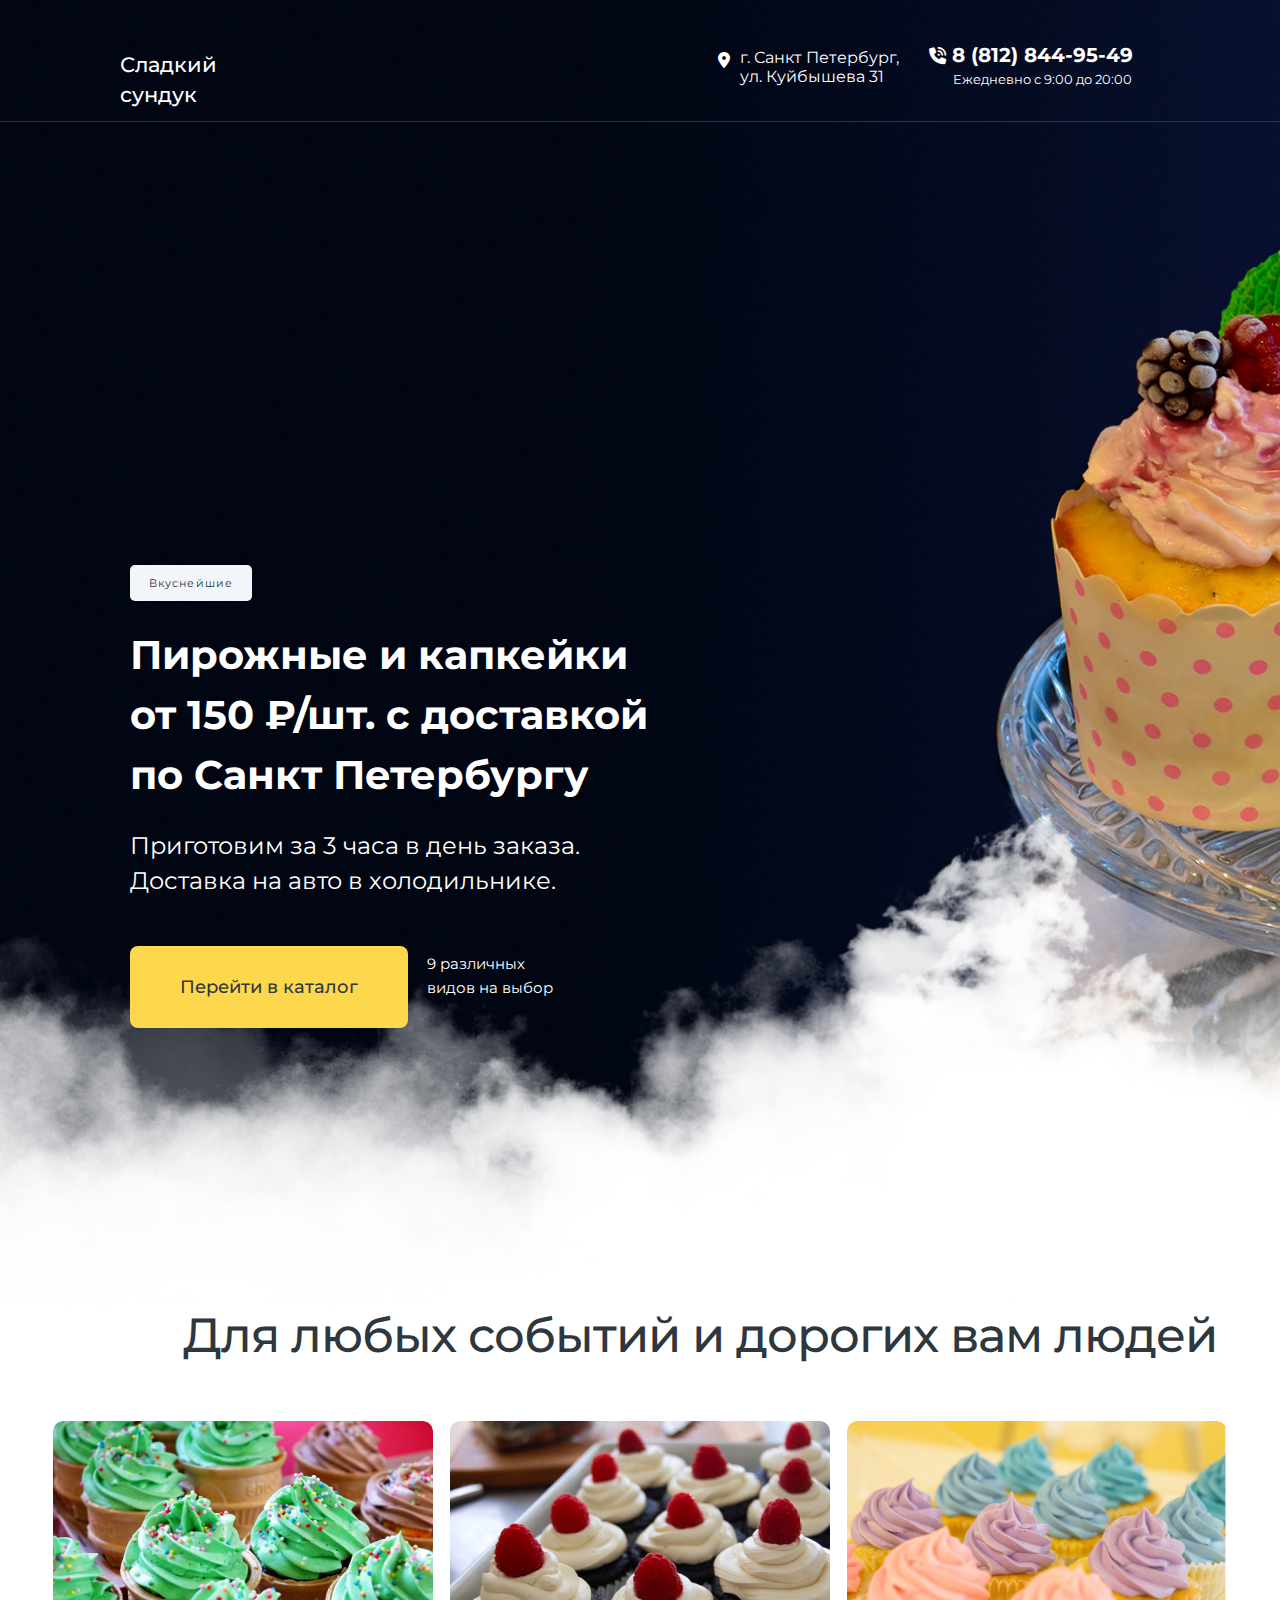
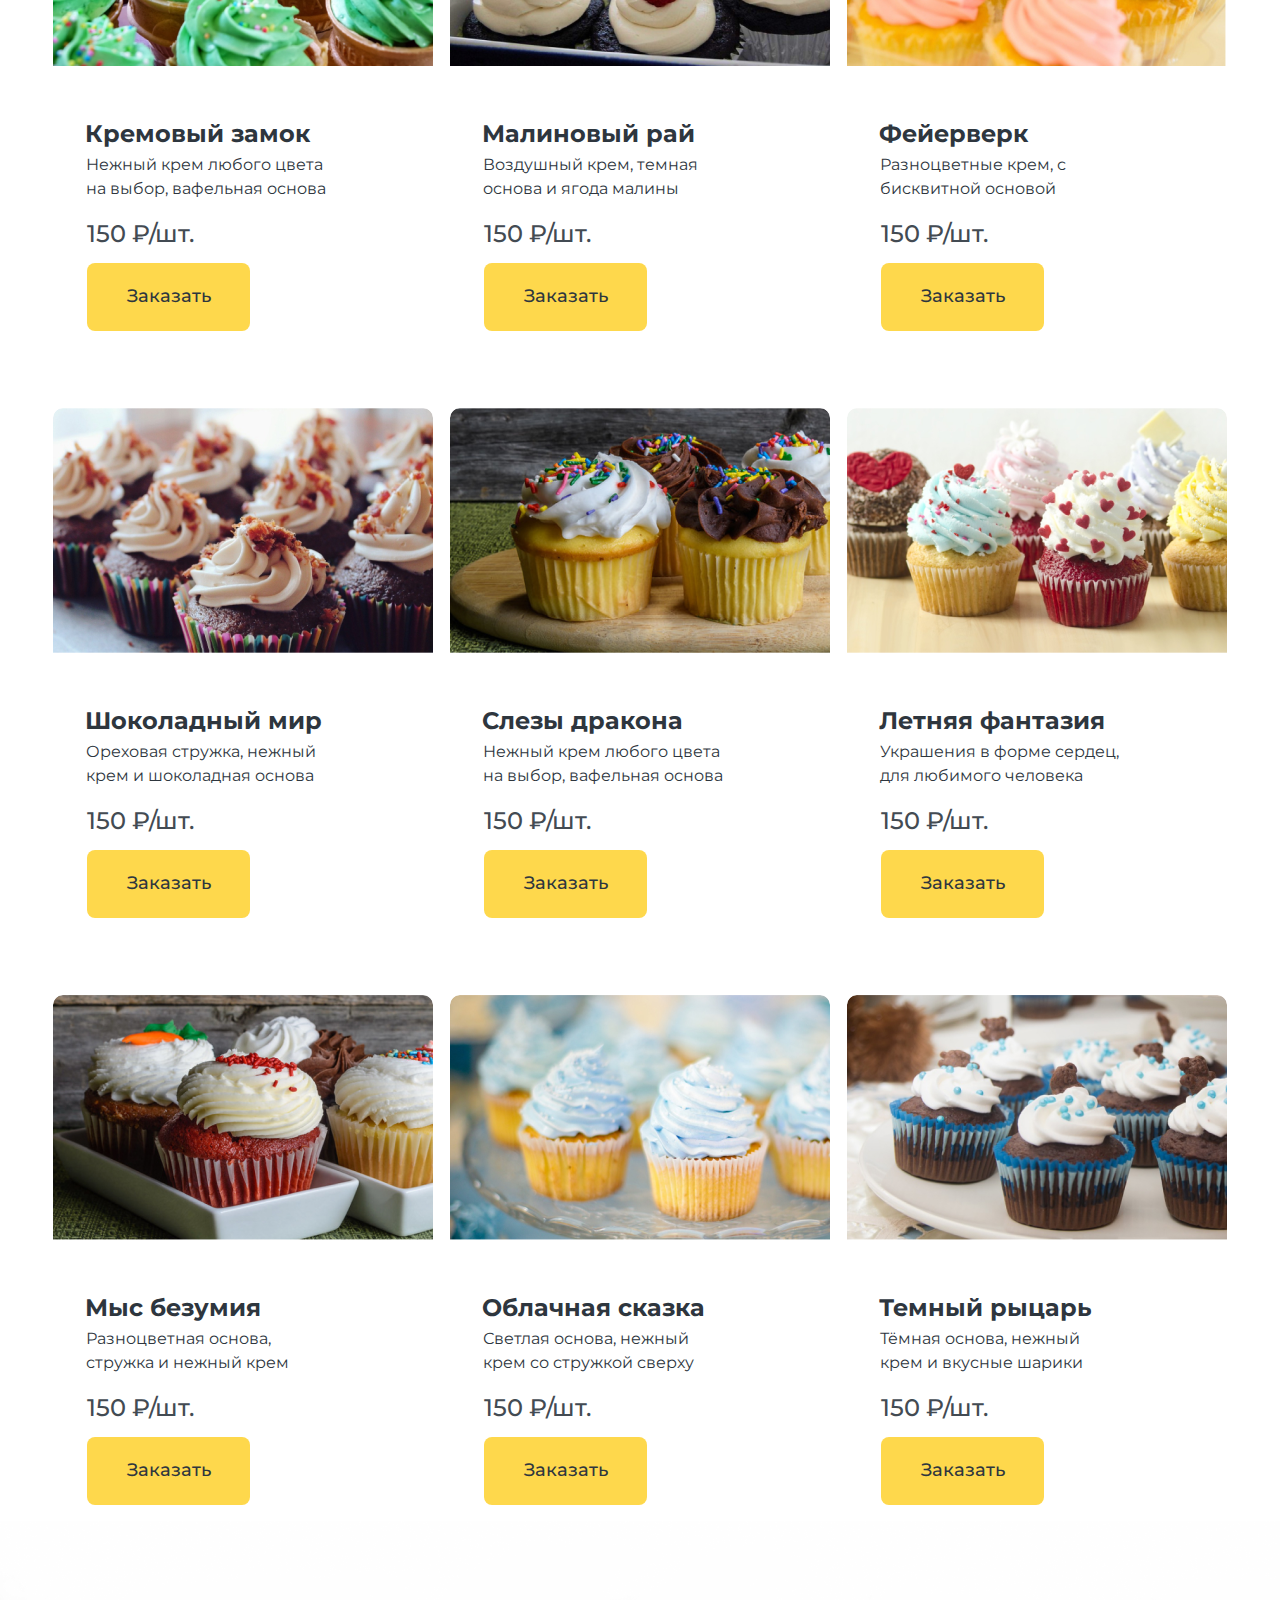
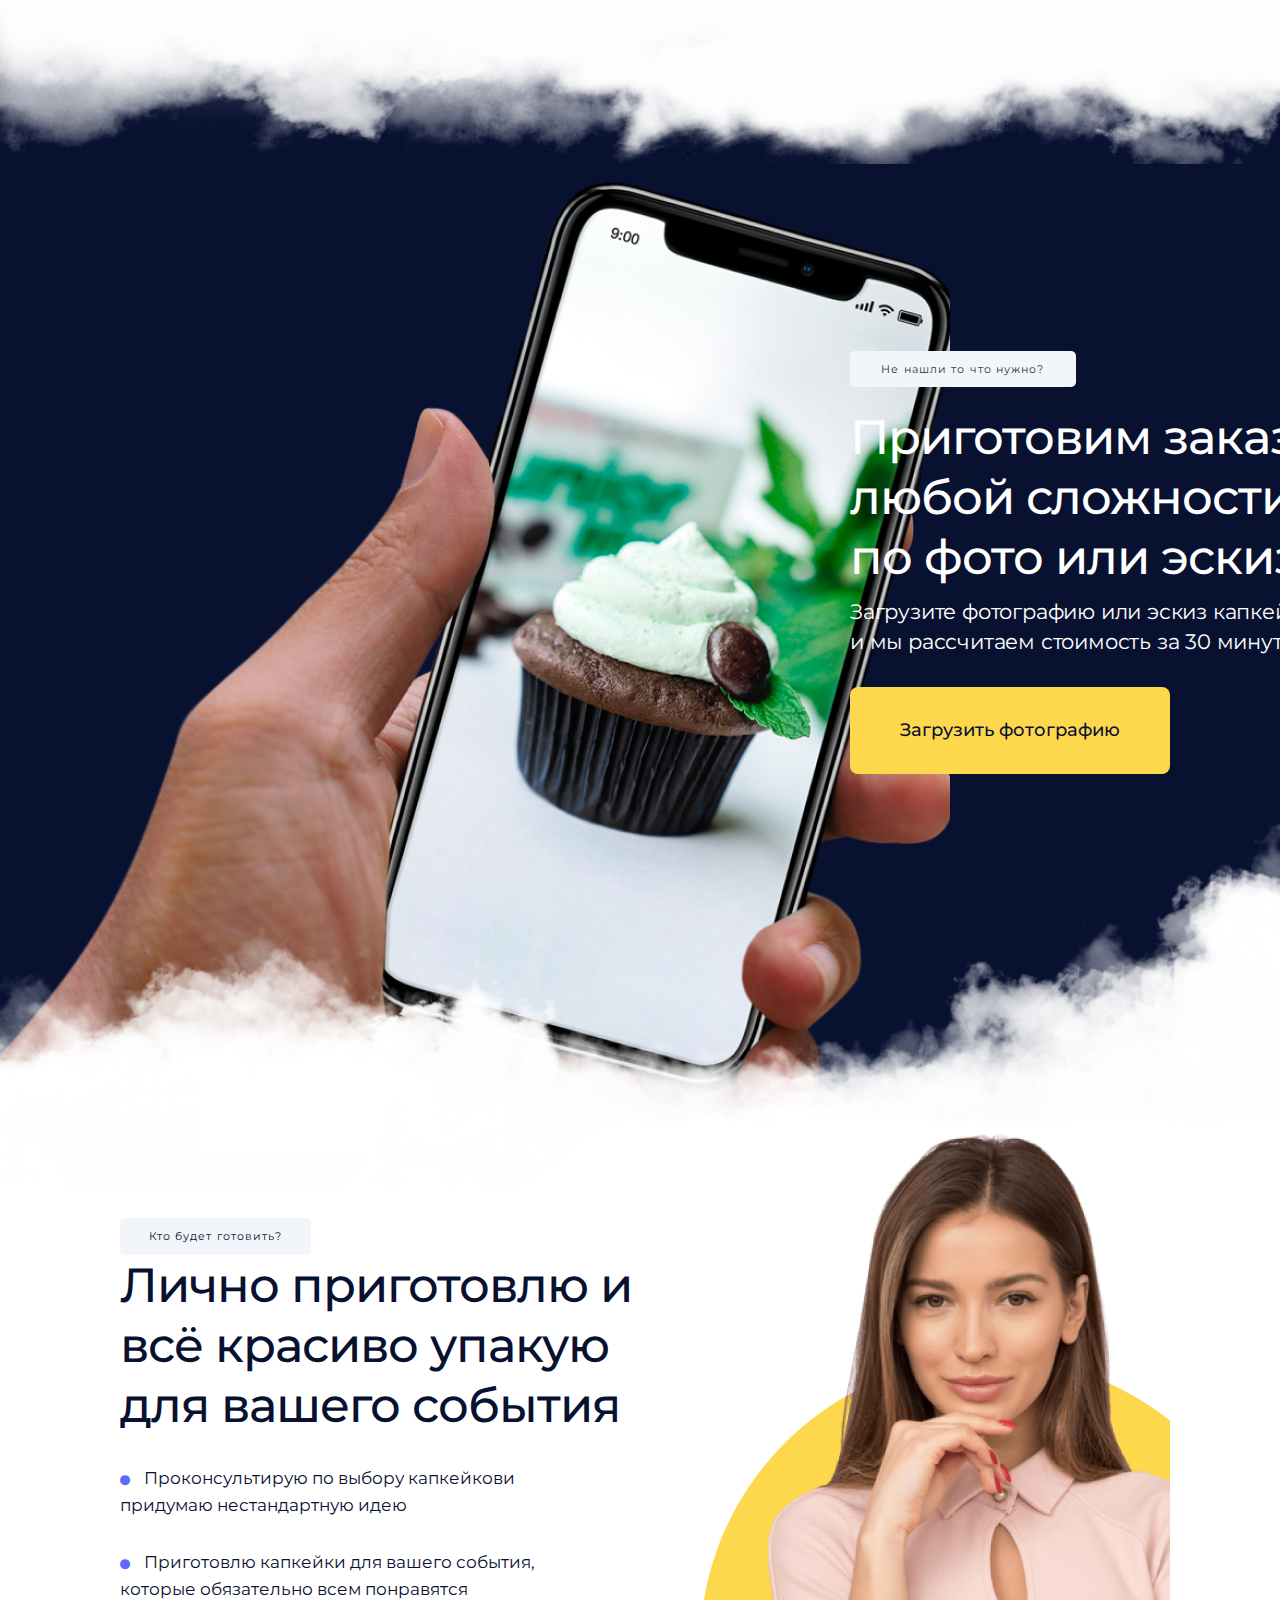
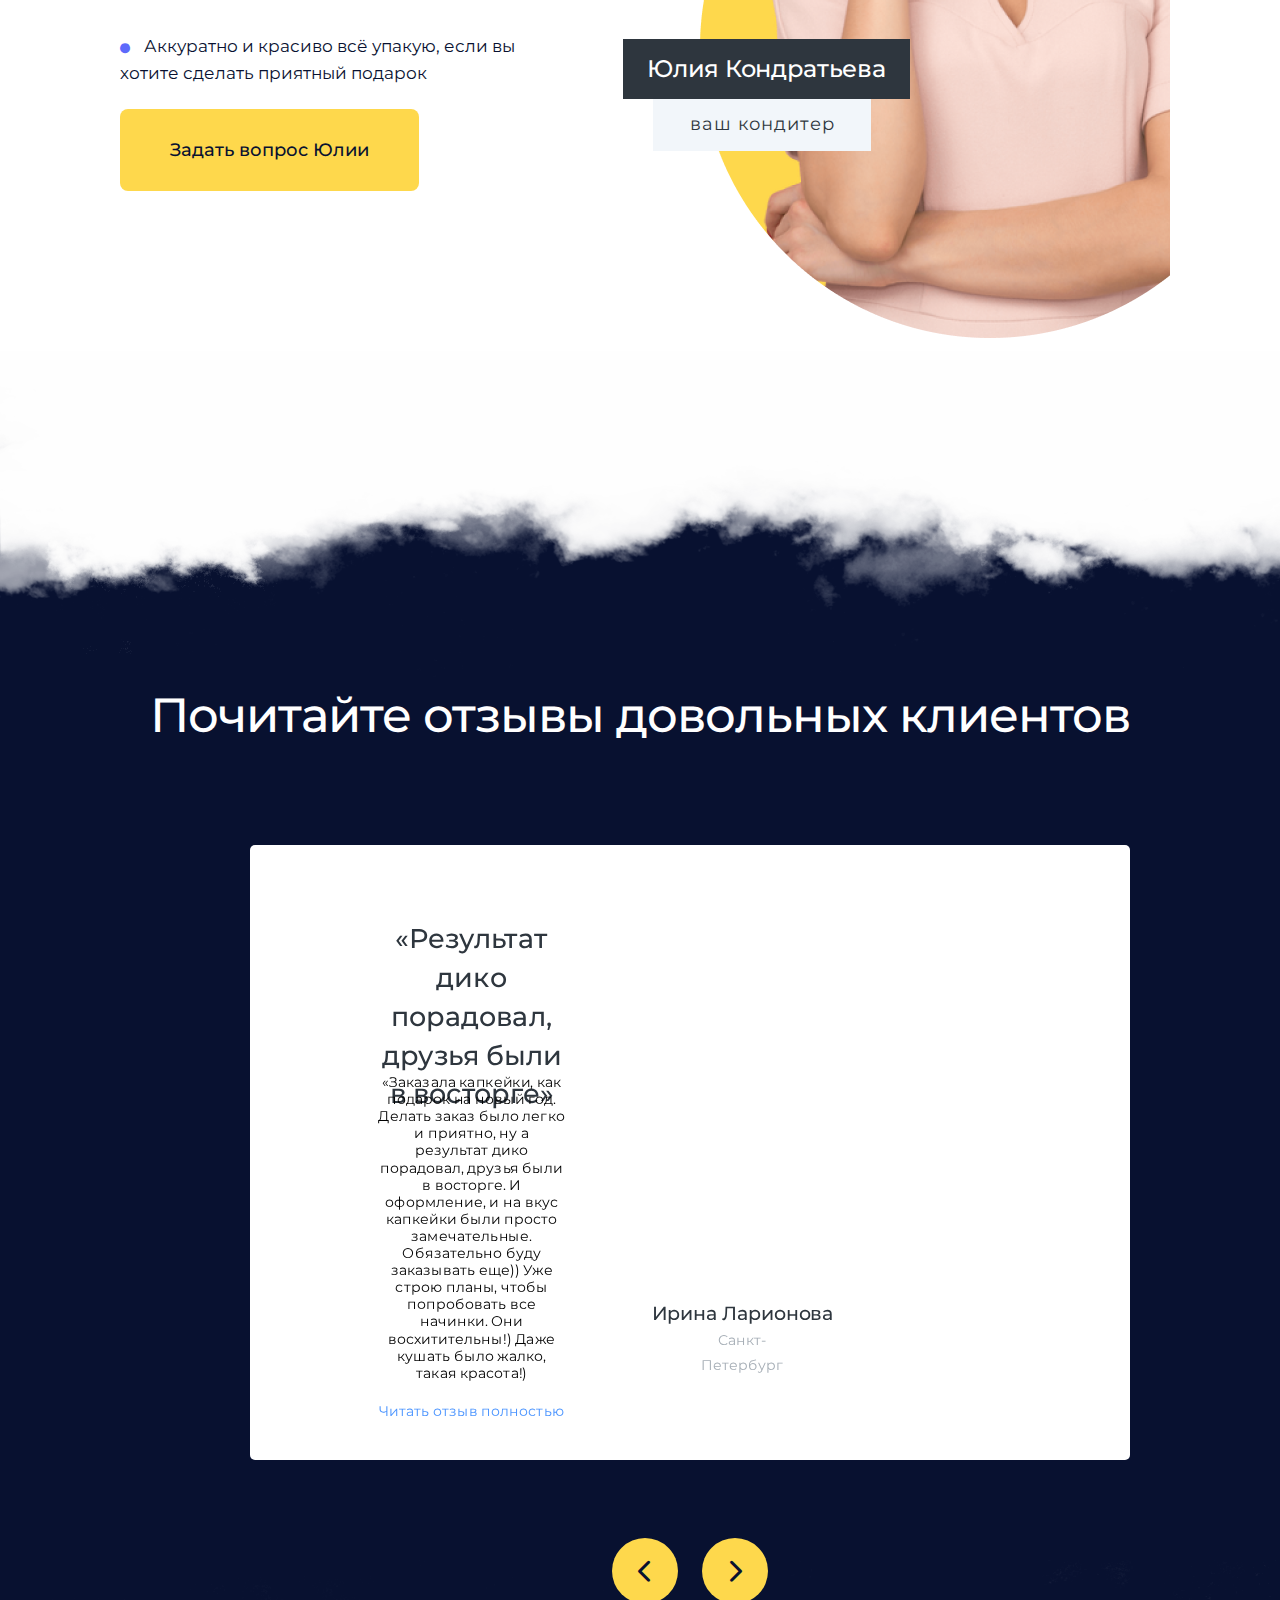
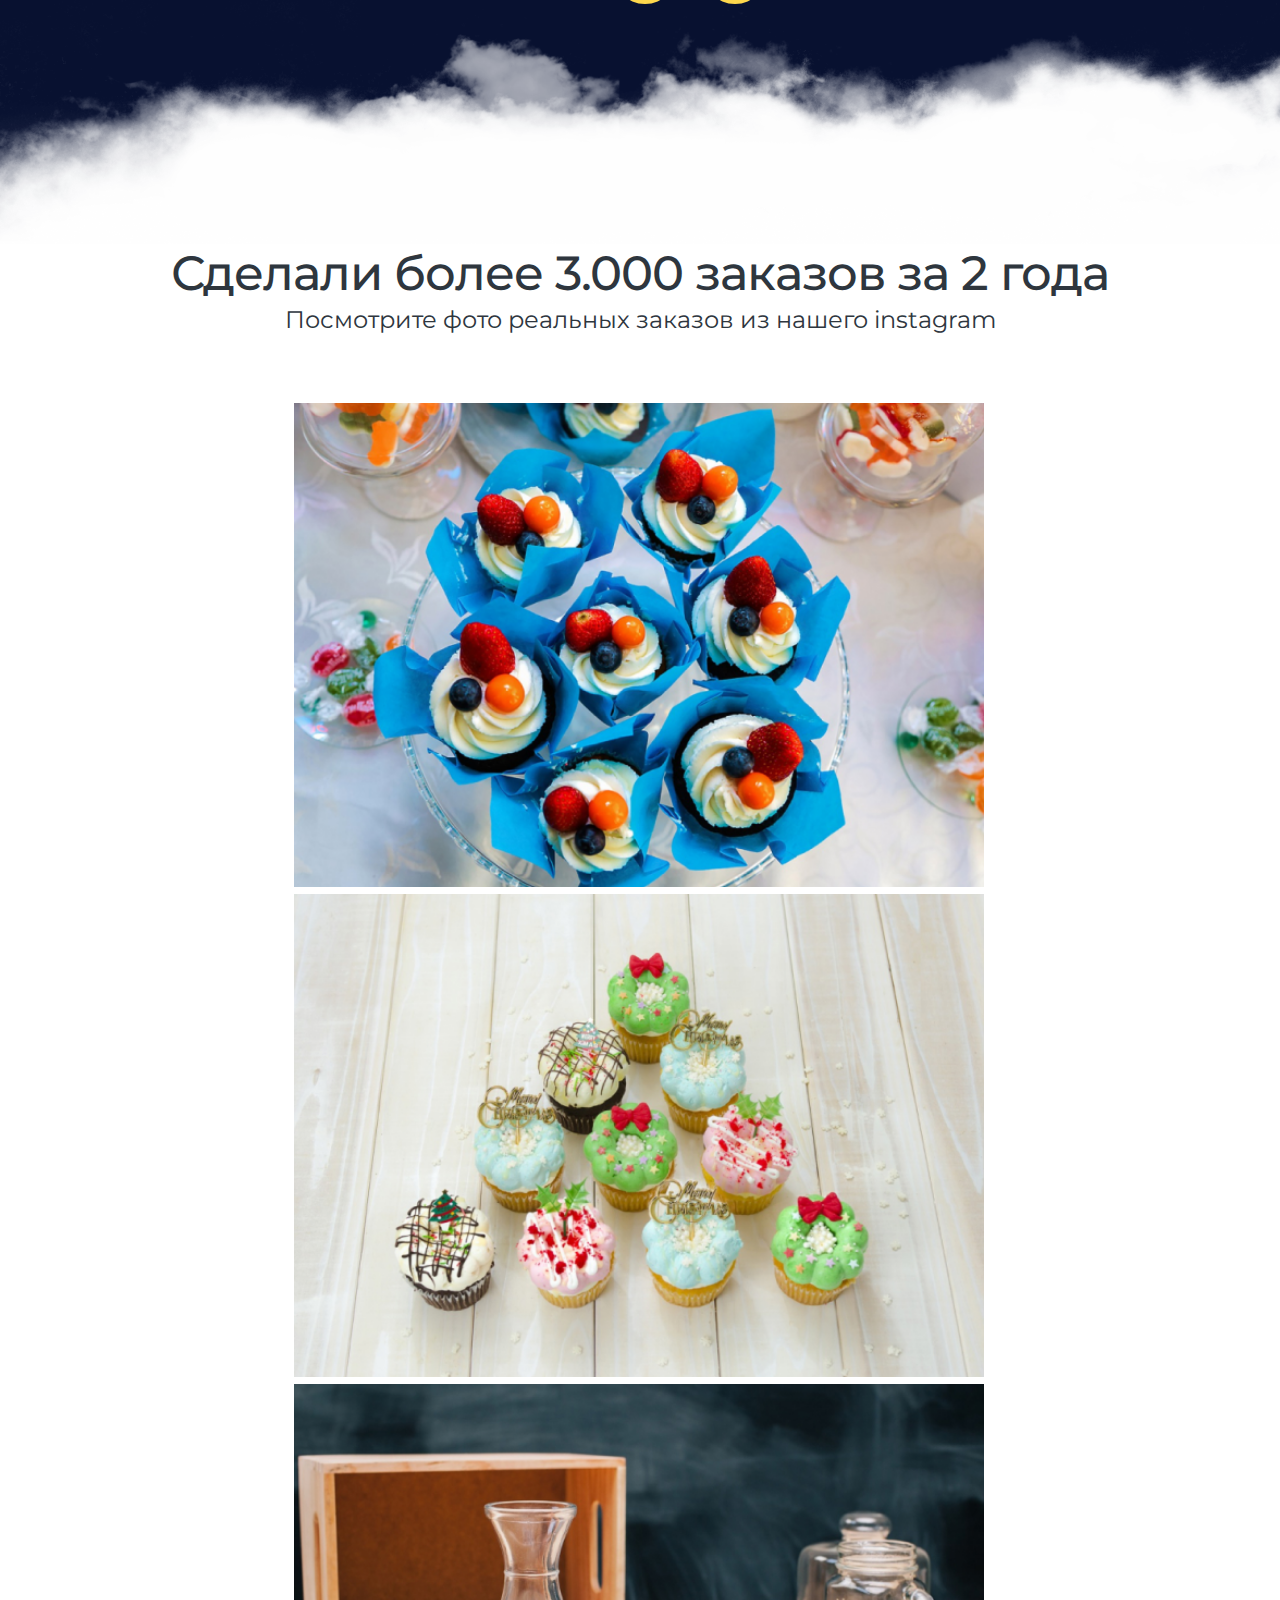
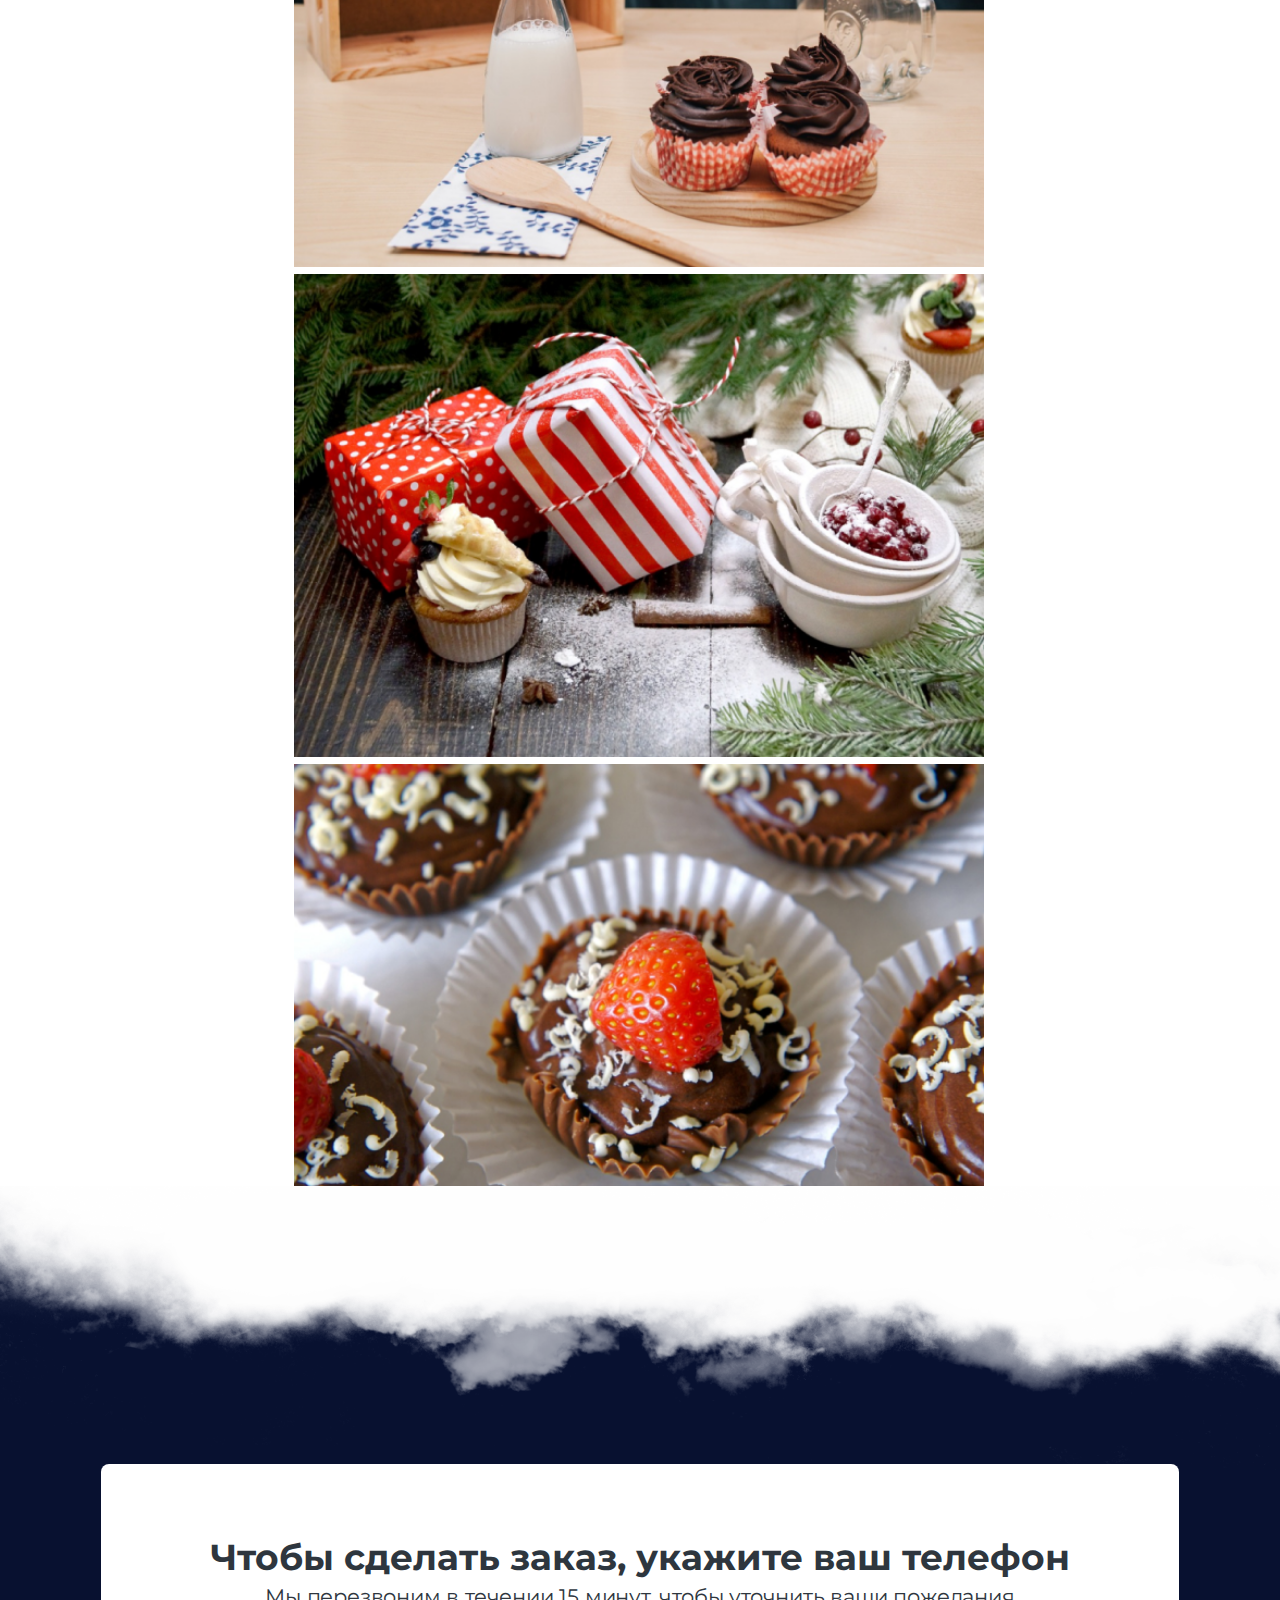
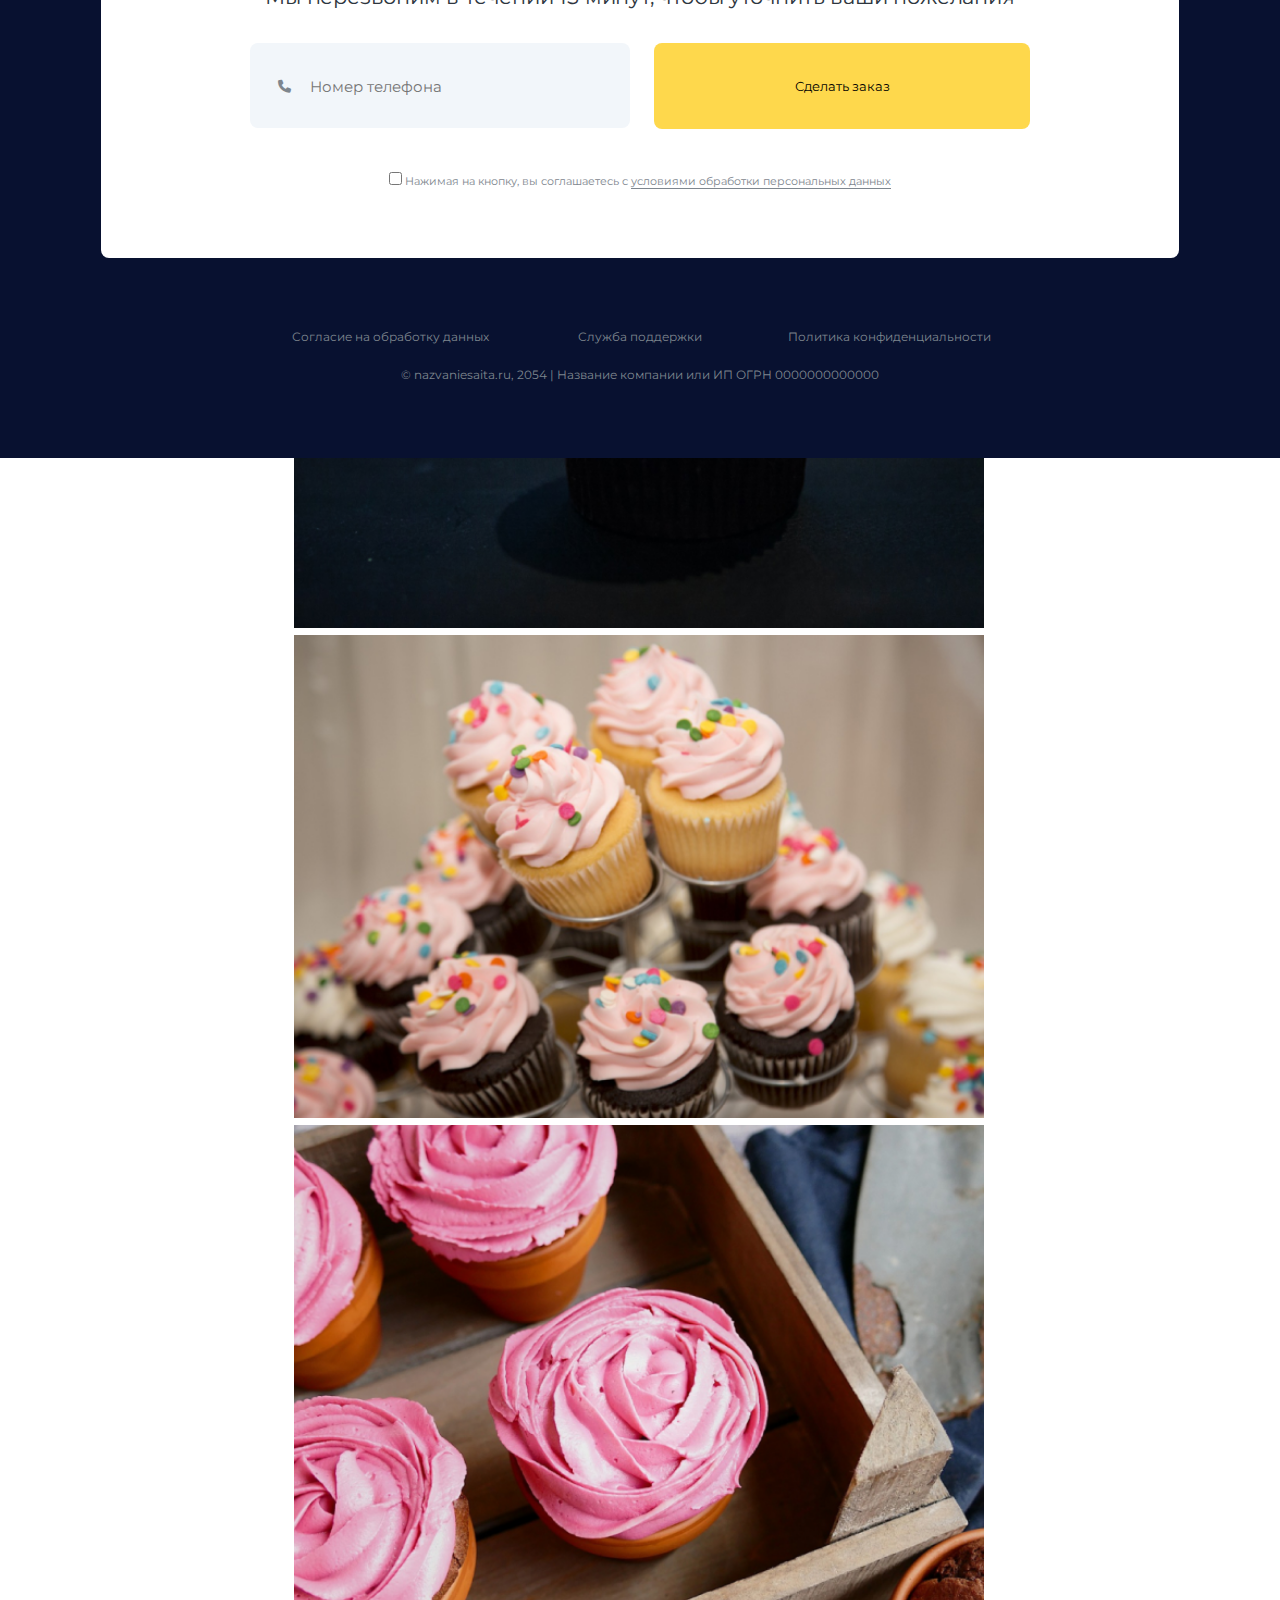
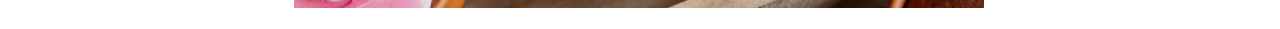
<file: web-projects/proje5/index.html>
<!DOCTYPE html>
<html lang="ru">
<head>
    <meta charset="UTF-8">
    <meta name="viewport" content="width=device-width, initial-scale=1.0">
    <title>Cake website</title>
    <link rel="stylesheet" href="https://cdnjs.cloudflare.com/ajax/libs/font-awesome/6.6.0/css/all.min.css"/>
    <link rel="stylesheet" href="style.css">
    <link rel="stylesheet" href="media.css">
</head>
<body>
    <header class="header">
        <div class="container navbar">
            <div class="logo">
                <a href="#">Сладкий сундук</a>
            </div>
            <div class="address">
                <i class="fas fa-map-marker-alt"></i>
                <p> г. Санкт Петербург, ул. Куйбышева 31</p>
            </div>
            <div class="contact">
                <a href="tel:88128449549" class="phone-link"> <i class="fas fa-phone-volume"></i>
                    8 (812) 844-95-49</a>
                <div class="phone-text">Ежедневно с 9:00 до 20:00</div>
            </div>
        </div>
        <div class="hero-section">
            <div class="cta-button">Вкуснейшие</div>
            <h1>Пирожные и капкейки от 150 ₽/шт. с доставкой по Санкт Петербургу</h1>
            <p>Приготовим за 3 часа в день заказа. Доставка на авто в холодильнике.</p>
            <div class="hero-action">
                <a href="#catalog" class="btn">Перейти в каталог</a>
                <span class="hero-text">9 различных видов на выбор</span>
            </div>
        </div>
    </header>

    <section id="catalog" class="catalog">
        <h1 class="heading"> Для любых событий и дорогих вам людей </h1>

        <div class="box-container">

            <div class="box">
                <img src="images/cake1.png" alt="">
                    <h3>Кремовый замок </h3>
                    <p>Нежный крем любого цвета на выбор, вафельная основа</p>
                <div class="price">150 ₽/шт.</div>
                <a href="#" class="btn">Заказать</a>
            </div>

            <div class="box">
                <img src="images/cake2.png" alt="">
                <h3>Малиновый рай </h3>
                <p>Воздушный крем, темная основа и ягода малины</p>
                <div class="price">150 ₽/шт.</div>
                <a href="#" class="btn">Заказать</a>
            </div>

            <div class="box">
                <img src="images/cake3.png" alt="">
                <h3>Фейерверк </h3>
                <p>Разноцветные крем, с бисквитной основой</p>
                <div class="price">150 ₽/шт.</div>
                <a href="#" class="btn">Заказать</a>
            </div>

            <div class="box">
                <img src="images/cake4.png" alt="">
                <h3>Шоколадный мир </h3>
                <p>Ореховая стружка, нежный крем и шоколадная основа</p>
                <div class="price">150 ₽/шт.</div>
                <a href="#" class="btn">Заказать</a>
            </div>

            <div class="box">
                <img src="images/cake5.png" alt="">
                <h3>Слезы дракона </h3>
                <p>Нежный крем любого цвета на выбор, вафельная основа</p>
                <div class="price">150 ₽/шт.</div>
                <a href="#" class="btn">Заказать</a>
            </div>

            <div class="box">
                <img src="images/cake6.png" alt="">
                <h3>Летняя фантазия </h3>
                <p>Украшения в форме сердец, для любимого человека</p>
                <div class="price">150 ₽/шт.</div>
                <a href="#" class="btn">Заказать</a>
            </div>

            <div class="box">
                <img src="images/cake7.png" alt="">
                <h3>Мыс безумия </h3>
                <p>Разноцветная основа, стружка и нежный крем</p>
                <div class="price">150 ₽/шт.</div>
                <a href="#" class="btn">Заказать</a>
            </div>

            <div class="box">
                <img src="images/cake8.png" alt="">
                <h3>Облачная сказка</h3>
                <p>Светлая основа, нежный крем со стружкой сверху</p>
                <div class="price">150 ₽/шт.</div>
                <a href="#" class="btn">Заказать</a>
            </div>

            <div class="box">
                <img src="images/cake9.png" alt="">
                <h3>Темный рыцарь</h3>
                <p>Тёмная основа, нежный крем и вкусные шарики</p>
                <div class="price">150 ₽/шт.</div>
                <a href="#" class="btn">Заказать</a>
            </div>
        </div>

    </section>

    <section class="photo">
        <div class="photo-up">        
        </div>
        <div class="container">
            <div class="content">
                <div class="top-title">Не нашли то что нужно?</div>
                <h2>Приготовим заказ любой сложности по фото или эскизу</h2>
                <p>Загрузите фотографию или эскиз капкейков и мы рассчитаем стоимость за 30 минут</p>
                <a href="#" class="btn">Загрузить фотографию</a>
            </div>        
        </div>
        <div class="photo-down">
        </div>
    </section>

    
    <section class="about">
        <div class="container">
            <div class="about-content">
                <div class="top-title">Кто будет готовить?</div>
                <h2>Лично приготовлю и всё красиво упакую для вашего события</h2>
                <ul class="list">
                    <li class="item"><i class="fa fa-circle"></i> Проконсультирую по выбору капкейкови придумаю нестандартную идею</li>
                    <li class="item"><i class="fa fa-circle"></i> Приготовлю капкейки для вашего события, которые обязательно всем понравятся </li>
                    <li class="item"><i class="fa fa-circle"></i> Аккуратно и красиво всё упакую, если вы хотите сделать приятный подарок</li>
                </ul>
                <a href="#" class="btn">Задать вопрос Юлии</a>
            </div>
            <div class="woman-photo">
                <div class="about-woman">
                    <div class="name">Юлия Кондратьева</div>
                    <div class="profession">ваш кондитер</div>
                </div>
            </div>
        </div>

        <div class="photo-down"></div>
    </section>




    <section class="reviews">

        <img src="images/cloud2.png" alt="">
        
        <h2 class="reviews-title">Почитайте отзывы довольных клиентов</h2>
        
        <div class="swiper reviews-slider">
            
            <div class="swiper-wrapper">

                <div class="swiper-slide box ">
                    <div class="swiper-content">
                        <h3 class="swiper-title">«Результат дико порадовал, друзья были в восторге»</h3>
                        <p class="swiper-text">«Заказала капкейки, как подарок на новый год. Делать заказ было
                            легко и
                            приятно, ну а результат дико порадовал, друзья были в восторге. И оформление, и на
                            вкус
                            капкейки были просто замечательные. Обязательно буду заказывать еще)) Уже строю
                            планы,
                            чтобы
                            попробовать все начинки. Они восхитительны!) Даже кушать было жалко, такая красота!)
                        </p>
                        <a href="#" class="swiper-link">Читать отзыв полностью</a>
                    </div>
                    <div class="swiper-user">
                        <img src="images/woman_img.png" alt="Аватар комментатора"
                            class="swiper-user-avatar" width="380" height="380" loading="lazy">
                        <div class="swiper-user-name">Ирина Ларионова</div>
                        <div class="swiper-user-location">Санкт-Петербург</div>
                    </div>
                </div>

            
            </div>

            <div class="swiper-pagination"></div>
            
            <!-- Navigation buttons (optional) -->
            <div class="direction">
                <div class="swiper-button-next"> <i class="fas fa-chevron-left"></i></div>
                <div class="swiper-button-prev"> <i class="fas fa-chevron-right"></i> </div>
            </div>

        </div>

        <div class="photo-down"></div>
    </section>
                
    <section class="products">

        <h2 class="products-title">Сделали более 3.000 заказов за 2 года</h2>
        <div class="description">Посмотрите фото реальных заказов из нашего instagram</div>

        <ul class="list"> 
            <li class="item"><img src="images/cake_photos/img1.png" alt="" class="image" width="634" height="444"></li>
            <li class="item"><img src="images/cake_photos/img2.png" alt="" class="image" width="634" height="444"></li>
            <li class="item"><img src="images/cake_photos/img3.png" alt="" class="image" width="634" height="444"></li>
            <li class="item"><img src="images/cake_photos/img4.png" alt="" class="image" width="634" height="444"></li>
            <li class="item"><img src="images/cake_photos/img5.png" alt="" class="image" width="634" height="444"></li>
            <li class="item"><img src="images/cake_photos/img6.png" alt="" class="image" width="634" height="444"></li>
            <li class="item"><img src="images/cake_photos/img7.png" alt="" class="image" width="634" height="444"></li>
            <li class="item"><img src="images/cake_photos/img8.png" alt="" class="image" width="634" height="444"></li>
            <li class="item"><img src="images/cake_photos/img9.png" alt="" class="image" width="634" height="444"></li>
            <li class="item"></li>
        </ul>


    </section>

    <section class="footer">

        <img src="images/cloud5.png" alt="">

        <div class="container">

            <div class="contact">
                <h2 class="footer-title">Чтобы сделать заказ, укажите ваш телефон</h2>
                
                <div class="footer-description">Мы перезвоним в течении 15 минут, чтобы уточнить ваши пожелания</div>
                
                <form action="#" class="footer__form">
                    <div class="footer__tel">
                        <label class="footer__tel-inner">
                            
                            <i class="fa fa-phone"></i> <!-- Phone icon -->
                            <input type="tel" class="input-reset footer__input-tel" placeholder="Номер телефона" name="phone" required>
                        </label>
                        <button class="footer__button button button-reset" type="submit">Сделать заказ</button>
                    </div>
                    <label class="footer__agreement">
                        <input type="checkbox" class="footer__agreement-input input-reset" name="agreement" value="yes"
                            required>
                        <span class="footer__agreement-text"> Нажимая на кнопку, вы соглашаетесь с <a href="#"
                            class="footer__agreement-link" style="color: #7E868E;  border-bottom: 1px solid #7E868E;" >условиями обработки персональных данных</a></span>
                    </label>
                </form>
            </div>
    
            <div class="lists">
                <ul class="list">
                    <li class="item"> <a href="#" class="f-link">Согласие на обработку данных</a></li>
                    <li class="item"> <a href="#" class="f-link">Служба поддержки</a></li>
                    <li class="item"> <a href="#" class="f-link">Политика конфиденциальности</a></li>
                </ul>
                <div class="copyright">
                    © nazvaniesaita.ru, 2054 | Название компании или ИП ОГРН 0000000000000
                </div>
            </div>
        </div>
    </section>

            

   
    

    
    <script src="https://cdn.jsdelivr.net/npm/swiper@11/swiper-bundle.min.js"></script>
    <script src="script.js"></script>
</body>
</html>
</file>
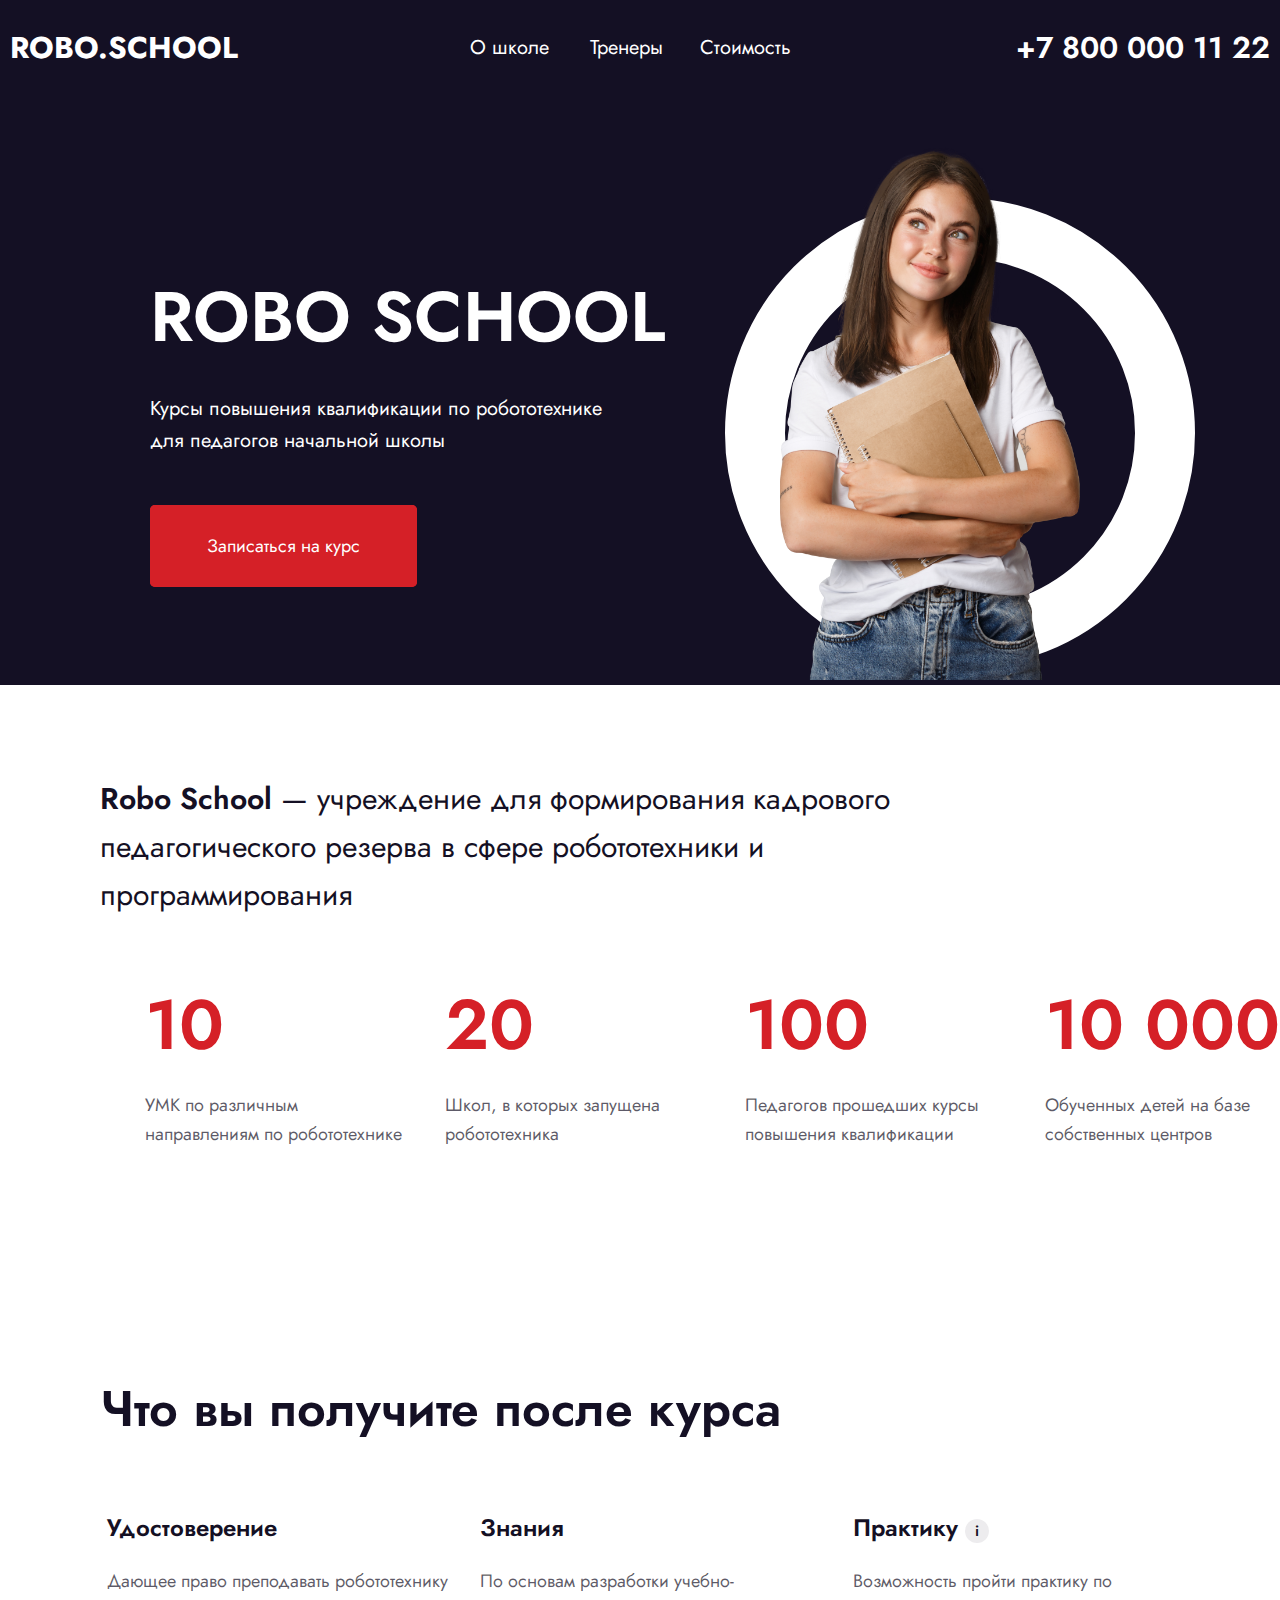
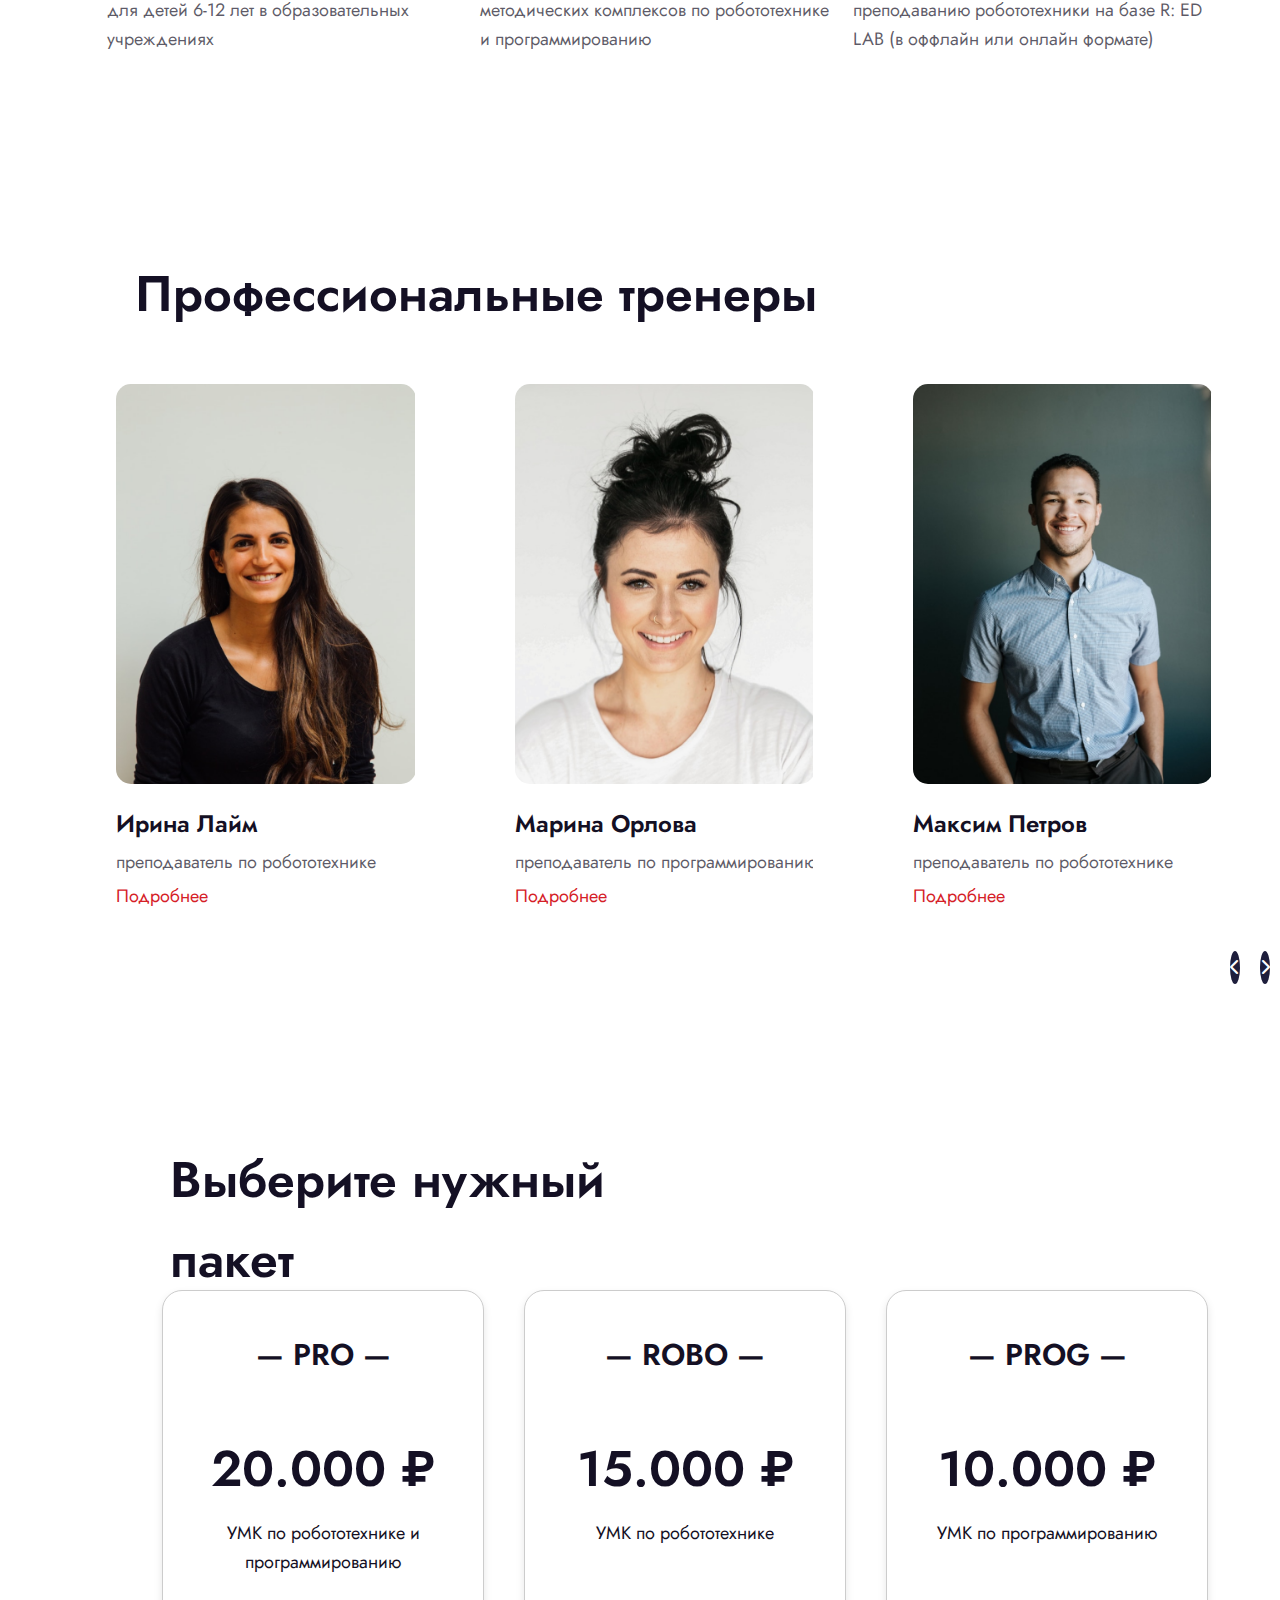
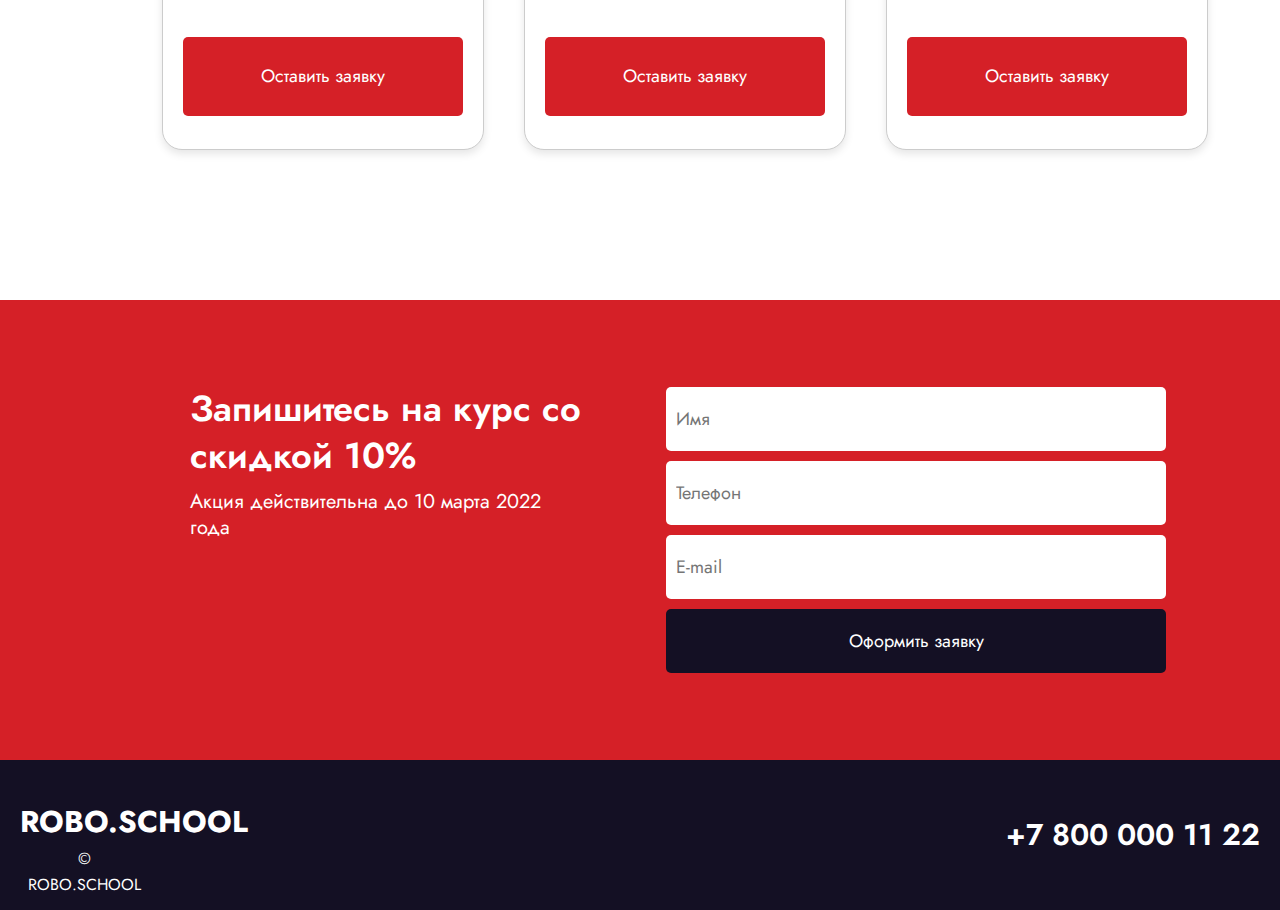
<file: web-projects/proje6/index.html>
<!DOCTYPE html>
<html lang="tr">
<head>
    <meta charset="UTF-8">
    <meta name="viewport" content="width=device-width, initial-scale=1.0">
    <title>Robo School</title>
    <link rel="stylesheet" href="style.css">
    <link rel="stylesheet" href="media.css">
    <link rel="stylesheet" href="https://unpkg.com/swiper/swiper-bundle.min.css" />
    <link rel="stylesheet" href="https://cdnjs.cloudflare.com/ajax/libs/font-awesome/6.0.0-beta3/css/all.min.css">

</head>
<body>
    <header class="header">
        <div class="container">
            <div class="logo">ROBO.SCHOOL</div>

            <nav class="navbar">
                <a href="#">О школе</a>
                <a href="#">Тренеры</a>
                <a href="#">Стоимость</a>    
            </nav>

            <div class="contact-info">
                <a href="#">+7 800 000 11 22</a>
                
            </div>

            <button class="menu-toggle" id="menu-toggle">&#9776;</button>
            <button class="menu-close" id="menu-close">&times;</button>
        </div>
        
        <div class="hero">
            <div class="hero-content">
                <h1>ROBO SCHOOL</h1>
                <p>Курсы повышения квалификации по робототехнике для педагогов начальной школы</p>
                <a href="#" class="cta-button">Записаться на курс</a>
            </div>
            <div class="hero-image">
                <img src="images/girl_img.png" alt="Girl Image">
            </div>
        </div>


    </header>

    <section class="about">

        <div class="container">
            
            <div class="title">
                <p class="description">Robo School <span>— учреждение для формирования кадрового педагогического резерва в сфере робототехники и программирования</span></p>
            </div>

            <div class="stats">
                <div class="stat-item">
                    <h2>10</h2>
                    <p>УМК по различным направлениям по робототехнике</p>
                </div>
                <div class="stat-item">
                    <h2>20</h2>
                    <p>Школ, в которых запущена робототехника</p>
                </div>
                <div class="stat-item">
                    <h2>100</h2>
                    <p>Педагогов прошедших курсы повышения квалификации</p>
                </div>
                <div class="stat-item">
                    <h2>10 000</h2>
                    <p>Обученных детей на базе собственных центров</p>
                </div>
            </div>
        </div>
    </section>

    <section class="promise">

        <div class="container">
            
            <h2>Что вы получите после курса</h2>

            <div class="stats">
                <div class="stat-item">
                    <h4>Удостоверение</h4>
                    <p>Дающее право преподавать робототехнику для детей 6-12 лет в образовательных учреждениях</p>
                </div>
                <div class="stat-item">
                    <h4>Знания</h4>
                    <p>По основам разработки учебно-методических комплексов по робототехнике и программированию</p>
                </div>
                <div class="stat-item">
                    <h4>Практику <span>i</span> </h4>
                    <p>Возможность пройти практику по преподаванию робототехники на базе R: ED LAB (в оффлайн или онлайн формате)</p>
                </div>
                
            </div>
        </div>
    </section>


    <section class="swiper">


        <div class="swiper-container">

            <h2 class="heading">Профессиональные тренеры</h2>

            <div class="swiper-wrapper">

              <div class="swiper-slide">
                <div class="team-member">
                  <img src="images/person1.png" alt="Ирина Лайм">
                  <h3>Ирина Лайм</h3>
                  <p>преподаватель по робототехнике</p>
                  <a href="#" class="more-info" data-modal="modal1">Подробнее</a>
                </div>
              </div>
              <div class="swiper-slide">
                <div class="team-member">
                  <img src="images/person2.png" alt="Марина Орлова">
                  <h3>Марина Орлова</h3>
                  <p>преподаватель по программированию</p>
                  <a href="#" class="more-info" data-modal="modal2">Подробнее</a>
                </div>
              </div>
              <div class="swiper-slide">
                <div class="team-member">
                  <img src="images/person3.png" alt="Максим Петров">
                  <h3>Максим Петров</h3>
                  <p>преподаватель по робототехнике</p>
                  <a href="#" class="more-info" data-modal="modal3">Подробнее</a>
                </div>
              </div>
              <div class="swiper-slide">
                <div class="team-member">
                  <img src="images/person4.png" alt="Константин Назаров">
                  <h3>Константин Назаров</h3>
                  <p>преподаватель по робототехнике</p>
                  <a href="#" class="more-info" data-modal="modal4">Подробнее</a>
                </div>
              </div>
    
              <div class="swiper-slide">
                <div class="team-member">
                  <img src="images/person5.png" alt="Лиза Весенняя">
                  <h3>Лиза Весенняя</h3>
                  <p>преподаватель по робототехнике</p>
                  <a href="#" class="more-info" data-modal="modal5">Подробнее</a>
                </div>
              </div>
            </div>
          
            <div class="direction">
                <div class="swiper-progress-bar"></div>
                <div class="right">  </div>
                <div class="left">  </div>
            </div>
          </div>


          
          <div id="modal1" class="modal">
            <div class="container">
                <div class="modal-content">
                    <span class="close-btn" data-modal="modal1" >Закрыть</span>
                    
                    <div class="modal-header">
                      <img src="images/person1.png" alt="Irina Lime" class="modal-img">
                      <div class="main">
                        <h2>Ирина Лайм</h2>
                        <p>преподаватель по робототехнике</p>
                        <div class="social-links">
                            <a href="#" class="fab fa-facebook-f"></a>
                            <a href="#" class="fab fa-instagram"></a>
                        </div>
                      </div>
                      
                    </div>
                
                    <div>
                      <ul class="tabs">
                          <li class="tab-link active" data-tab="tab-1">Образование</li>
                          <li class="tab-link" data-tab="tab-2">Опыт работы</li>
                          <li class="tab-link" data-tab="tab-3">Награды</li>
                        </ul>
                    </div>
      
                    <div class="modal-body">
                      <div id="tab-1" class="tab-content active">
                        
                        <p>Сентябрь 1995 — Июнь 2000<br>
                            Санкт-Петербургский политех нический университет Петра Великого <br>
                            Факультет: Компьютерных наук и технологий <br>
                            Специальность: Математика и компьютерные науки <br>
                            Форма обучения: Очная</p>
                        <h3>Курсы и тренинги</h3>
                        <p>Ноябрь 2020 — Февраль 2021 <br>
                            Программа дополнительного образования «3D Моделирование» <br>
                            Место проведения: Институт дополнительного образования «Политех» <br>
                            Lorem ipsum dolor sit, amet consectetur adipisicing elit. Esse sequi ut consequuntur id quo ab pariatur, voluptatum dicta culpa eius odit quibusdam quos aliquid voluptatibus non omnis praesentium illum facilis! Lorem ipsum dolor sit amet consectetur, adipisicing elit. Quia, vel voluptas aspernatur voluptatem consequuntur animi consectetur quidem similique error expedita natus odit illo harum! Nihil facilis consequuntur quod amet dignissimos.</p>
                        </div>
                      <div id="tab-2" class="tab-content">
                        <h3>Опыт работы</h3>
                        <p>Lorem ipsum dolor sit amet consectetur adipisicing elit. Inventore eveniet vero culpa, quia fugit consequatur accusamus. Delectus minima iure ipsum voluptates sit facere alias repudiandae, eveniet odit dolorem illo dolores!</p>
                      </div>
                      <div id="tab-3" class="tab-content">
                        <h3>Награды</h3>
                        <p>Lorem ipsum dolor sit amet consectetur adipisicing elit. Inventore eveniet vero culpa, quia fugit consequatur accusamus. Delectus minima iure ipsum voluptates sit facere alias repudiandae, eveniet odit dolorem illo dolores!</p>
                      </div>
                    </div>
                  </div>
            </div>
          </div>

          <div id="modal2" class="modal">
            <div class="container">
                <div class="modal-content">
                    <span class="close-btn" data-modal="modal2">Закрыть</span>
                    
                    <div class="modal-header">
                      <img src="images/person2.png" alt="Irina Lime" class="modal-img">
                      <div class="main">
                        <h2>Ирина Лайм</h2>
                        <p>преподаватель по робототехнике</p>
                        <div class="social-links">
                            <a href="#" class="fab fa-facebook-f"></a>
                            <a href="#" class="fab fa-instagram"></a>
                        </div>
                      </div>
                      
                    </div>
                
                    <div>
                      <ul class="tabs">
                          <li class="tab-link active" data-tab="tab-1">Образование</li>
                          <li class="tab-link" data-tab="tab-2">Опыт работы</li>
                          <li class="tab-link" data-tab="tab-3">Награды</li>
                        </ul>
                    </div>
      
                    <div class="modal-body">
                      <div id="tab-1" class="tab-content active">
                        
                        <p>Сентябрь 1998 — Июнь 2003 <br>
                            Санкт-Петербургский политехнический университет Петра Великого <br>
                            Факультет: Компьютерных наук и технологий <br>
                            Специальность: Математика и компьютерные науки <br>
                            Форма обучения: Очная</p>
                        <h3>Курсы и тренинги</h3>
                        <p>Ноябрь 2020 — Февраль 2021 <br>
                            Программа дополнительного образования «3D Моделирование» <br>
                            Место проведения: Институт дополнительного образования «Политех» <br>
                            Lorem ipsum dolor sit, amet consectetur adipisicing elit. Esse sequi ut consequuntur id quo ab pariatur, voluptatum dicta culpa eius odit quibusdam quos aliquid voluptatibus non omnis praesentium illum facilis! Lorem ipsum dolor sit amet consectetur, adipisicing elit. Quia, vel voluptas aspernatur voluptatem consequuntur animi consectetur quidem similique error expedita natus odit illo harum! Nihil facilis consequuntur quod amet dignissimos.</p>
                        </div>
                      <div id="tab-2" class="tab-content">
                        <h3>Опыт работы</h3>
                        <p>Lorem ipsum dolor sit amet consectetur adipisicing elit. Inventore eveniet vero culpa, quia fugit consequatur accusamus. Delectus minima iure ipsum voluptates sit facere alias repudiandae, eveniet odit dolorem illo dolores!</p>
                      </div>
                      <div id="tab-3" class="tab-content">
                        <h3>Награды</h3>
                        <p>Lorem ipsum dolor sit amet consectetur adipisicing elit. Inventore eveniet vero culpa, quia fugit consequatur accusamus. Delectus minima iure ipsum voluptates sit facere alias repudiandae, eveniet odit dolorem illo dolores!</p>
                      </div>
                    </div>
                  </div>
            </div>
          </div>

          <div id="modal3" class="modal">
            <div class="container">
                <div class="modal-content">
                    <span class="close-btn" data-modal="modal3">Закрыть</span>
                    
                    <div class="modal-header">
                      <img src="images/person3.png" alt="Irina Lime" class="modal-img">
                      <div class="main">
                        <h2>Ирина Лайм</h2>
                        <p>преподаватель по робототехнике</p>
                        <div class="social-links">
                            <a href="#" class="fab fa-facebook-f"></a>
                            <a href="#" class="fab fa-instagram"></a>
                        </div>
                      </div>
                      
                    </div>
                
                    <div>
                      <ul class="tabs">
                          <li class="tab-link active" data-tab="tab-1">Образование</li>
                          <li class="tab-link" data-tab="tab-2">Опыт работы</li>
                          <li class="tab-link" data-tab="tab-3">Награды</li>
                        </ul>
                    </div>
      
                    <div class="modal-body">
                      <div id="tab-1" class="tab-content active">
                        
                        <p>Сентябрь 1998 — Июнь 2003 <br>
                            Санкт-Петербургский политехнический университет Петра Великого <br>
                            Факультет: Компьютерных наук и технологий <br>
                            Специальность: Математика и компьютерные науки <br>
                            Форма обучения: Очная</p>
                        <h3>Курсы и тренинги</h3>
                        <p>Ноябрь 2020 — Февраль 2021 <br>
                            Программа дополнительного образования «3D Моделирование» <br>
                            Место проведения: Институт дополнительного образования «Политех» <br>
                            Lorem ipsum dolor sit, amet consectetur adipisicing elit. Esse sequi ut consequuntur id quo ab pariatur, voluptatum dicta culpa eius odit quibusdam quos aliquid voluptatibus non omnis praesentium illum facilis! Lorem ipsum dolor sit amet consectetur, adipisicing elit. Quia, vel voluptas aspernatur voluptatem consequuntur animi consectetur quidem similique error expedita natus odit illo harum! Nihil facilis consequuntur quod amet dignissimos.</p>
                        </div>
                      <div id="tab-2" class="tab-content">
                        <h3>Опыт работы</h3>
                        <p>Lorem ipsum dolor sit amet consectetur adipisicing elit. Inventore eveniet vero culpa, quia fugit consequatur accusamus. Delectus minima iure ipsum voluptates sit facere alias repudiandae, eveniet odit dolorem illo dolores!</p>
                      </div>
                      <div id="tab-3" class="tab-content">
                        <h3>Награды</h3>
                        <p>Lorem ipsum dolor sit amet consectetur adipisicing elit. Inventore eveniet vero culpa, quia fugit consequatur accusamus. Delectus minima iure ipsum voluptates sit facere alias repudiandae, eveniet odit dolorem illo dolores!</p>
                      </div>
                    </div>
                  </div>
            </div>
          </div>

          <div id="modal4" class="modal">
            <div class="container">
                <div class="modal-content">
                    <span class="close-btn" data-modal="modal4">Закрыть</span>
                    
                    <div class="modal-header">
                      <img src="images/person4.png" alt="Irina Lime" class="modal-img">
                      <div class="main">
                        <h2>Ирина Лайм</h2>
                        <p>преподаватель по робототехнике</p>
                        <div class="social-links">
                            <a href="#" class="fab fa-facebook-f"></a>
                            <a href="#" class="fab fa-instagram"></a>
                        </div>
                      </div>                      
                    </div>
                
                    <div>
                      <ul class="tabs">
                          <li class="tab-link active" data-tab="tab-1">Образование</li>
                          <li class="tab-link" data-tab="tab-2">Опыт работы</li>
                          <li class="tab-link" data-tab="tab-3">Награды</li>
                        </ul>
                    </div>
      
                    <div class="modal-body">
                      <div id="tab-1" class="tab-content active">
                        
                        <p>Сентябрь 1998 — Июнь 2003 <br>
                            Санкт-Петербургский политехнический университет Петра Великого <br>
                            Факультет: Компьютерных наук и технологий <br>
                            Специальность: Математика и компьютерные науки <br>
                            Форма обучения: Очная</p>
                        <h3>Курсы и тренинги</h3>
                        <p>Ноябрь 2020 — Февраль 2021 <br>
                            Программа дополнительного образования «3D Моделирование» <br>
                            Место проведения: Институт дополнительного образования «Политех» <br>
                            Lorem ipsum dolor sit, amet consectetur adipisicing elit. Esse sequi ut consequuntur id quo ab pariatur, voluptatum dicta culpa eius odit quibusdam quos aliquid voluptatibus non omnis praesentium illum facilis! Lorem ipsum dolor sit amet consectetur, adipisicing elit. Quia, vel voluptas aspernatur voluptatem consequuntur animi consectetur quidem similique error expedita natus odit illo harum! Nihil facilis consequuntur quod amet dignissimos.</p>
                        </div>
                      <div id="tab-2" class="tab-content">
                        <h3>Опыт работы</h3>
                        <p>Lorem ipsum dolor sit amet consectetur adipisicing elit. Inventore eveniet vero culpa, quia fugit consequatur accusamus. Delectus minima iure ipsum voluptates sit facere alias repudiandae, eveniet odit dolorem illo dolores!</p>
                      </div>
                      <div id="tab-3" class="tab-content">
                        <h3>Награды</h3>
                        <p>Lorem ipsum dolor sit amet consectetur adipisicing elit. Inventore eveniet vero culpa, quia fugit consequatur accusamus. Delectus minima iure ipsum voluptates sit facere alias repudiandae, eveniet odit dolorem illo dolores!</p>
                      </div>
                    </div>
                  </div>
            </div>
          </div>

          <div id="modal5" class="modal">
            <div class="container">
                <div class="modal-content">
                    <span class="close-btn" data-modal="modal5">Закрыть</span>
                    
                    <div class="modal-header">
                      <img src="images/person5.png" alt="Irina Lime" class="modal-img">
                      <div class="main">
                        <h2>Ирина Лайм</h2>
                        <p>преподаватель по робототехнике</p>
                        <div class="social-links">
                            <a href="#" class="fab fa-facebook-f"></a>
                            <a href="#" class="fab fa-instagram"></a>
                        </div>
                      </div>
                      
                    </div>
                
                    <div>
                      <ul class="tabs">
                          <li class="tab-link active" data-tab="tab-1">Образование</li>
                          <li class="tab-link" data-tab="tab-2">Опыт работы</li>
                          <li class="tab-link" data-tab="tab-3">Награды</li>
                        </ul>
                    </div>
      
                    <div class="modal-body">
                      <div id="tab-1" class="tab-content active">
                        
                        <p>Сентябрь 1998 — Июнь 2003 <br>
                            Санкт-Петербургский политехнический университет Петра Великого <br>
                            Факультет: Компьютерных наук и технологий <br>
                            Специальность: Математика и компьютерные науки <br>
                            Форма обучения: Очная</p>
                        <h3>Курсы и тренинги</h3>
                        <p>Ноябрь 2020 — Февраль 2021 <br>
                            Программа дополнительного образования «3D Моделирование» <br>
                            Место проведения: Институт дополнительного образования «Политех» <br>
                            Lorem ipsum dolor sit, amet consectetur adipisicing elit. Esse sequi ut consequuntur id quo ab pariatur, voluptatum dicta culpa eius odit quibusdam quos aliquid voluptatibus non omnis praesentium illum facilis! Lorem ipsum dolor sit amet consectetur, adipisicing elit. Quia, vel voluptas aspernatur voluptatem consequuntur animi consectetur quidem similique error expedita natus odit illo harum! Nihil facilis consequuntur quod amet dignissimos.</p>
                        </div>
                      <div id="tab-2" class="tab-content">
                        <h3>Опыт работы</h3>
                        <p>Lorem ipsum dolor sit amet consectetur adipisicing elit. Inventore eveniet vero culpa, quia fugit consequatur accusamus. Delectus minima iure ipsum voluptates sit facere alias repudiandae, eveniet odit dolorem illo dolores!</p>
                      </div>
                      <div id="tab-3" class="tab-content">
                        <h3>Награды</h3>
                        <p>Lorem ipsum dolor sit amet consectetur adipisicing elit. Inventore eveniet vero culpa, quia fugit consequatur accusamus. Delectus minima iure ipsum voluptates sit facere alias repudiandae, eveniet odit dolorem illo dolores!</p>
                      </div>
                    </div>
                  </div>
            </div>
          </div>

    </section>




    <section class="pricing">
      <div class="pricing-section">
        <h1>Выберите нужный пакет</h1>
        <div class="pricing-cards">
            <div class="card">
                <h2>— PRO —</h2>
                <p class="price">20.000 ₽</p>
                <p class="description">УМК по робототехнике и программированию</p>
                <button>Оставить заявку</button>
            </div>
            <div class="card">
                <h2>— ROBO —</h2>
                <p class="price">15.000 ₽</p>
                <p class="description">УМК по робототехнике</p>
                <button>Оставить заявку</button>
            </div>
            <div class="card">
                <h2>— PROG —</h2>
                <p class="price">10.000 ₽</p>
                <p class="description">УМК по программированию</p>
                <button>Оставить заявку</button>
            </div>
        </div>
    </div>
    
    </section>



    <section class="footer-section">
      <div class="discount-section">
        <div class="discount-text">
            <h2>Запишитесь на курс <span>со скидкой 10%</span></h2>
            <p>Акция действительна до 10 марта 2022 года</p>
        </div>
        <div class="discount-form">
            <form>
                <input type="text" placeholder="Имя" required>
                <input type="tel" placeholder="Телефон" required>
                <input type="email" placeholder="E-mail" required>
                <button type="submit">Оформить заявку</button>
            </form>
        </div>
    </div>
    <div class="footer">
        <div class="footer-left">
          <p class="logo">ROBO.SCHOOL</p>
          <p class="description" >© ROBO.SCHOOL</p>
      </div>
        <div class="footer-right">
            <p>+7 800 000 11 22</p>
        </div>
    </div>
    
    </section>
























<script>
   document.querySelectorAll('.tab-link').forEach(item => {
    item.addEventListener('click', function(event) {
        event.preventDefault(); 

        const tabId = this.getAttribute('data-tab');
        const modal = this.closest('.modal-content'); 

        modal.querySelectorAll('.tab-link').forEach(link => link.classList.remove('active'));
        modal.querySelectorAll('.tab-content').forEach(content => content.classList.remove('active'));

        this.classList.add('active');
        modal.querySelector(`#${tabId}`).classList.add('active');
    });
});

</script>


<script>
        // Open modal
        document.querySelectorAll('.more-info').forEach(item => {
        item.addEventListener('click', function(event) {
            event.preventDefault(); 
            const modalId = this.getAttribute('data-modal');
            document.querySelector(`#${modalId}`).style.display = 'flex'; 
            document.querySelector('.swiper-container').classList.add('blur'); 
        });
        });

        // Close modal
        document.querySelectorAll('.close-btn').forEach(btn => {
        btn.addEventListener('click', function() {
            const modalId = this.getAttribute('data-modal');
            document.querySelector(`#${modalId}`).style.display = 'none'; // Hide modal
            document.querySelector('.swiper-container').classList.remove('blur'); // Remove blur
        });
        });

        // Close modal if clicked outside of modal content
        window.addEventListener('click', function(event) {
        if (event.target.classList.contains('modal')) {
            event.target.style.display = 'none'; // Hide modal
            document.querySelector('.swiper-container').classList.remove('blur'); // Remove blur
        }
        });


</script>





    <script type="module">
        var swiper = new Swiper('.swiper-container', {
        slidesPerView: 3,
        spaceBetween: -85,
        loop: true,
        pagination: {
            el: '.swiper-pagination',
            clickable: true,
        },
        navigation: {
            nextEl: '.left',
            prevEl: '.right',
        },
        });

      </script>




    <script>
        // Açma ve kapatma butonlarını seçiyoruz
          const menuToggle = document.getElementById('menu-toggle');
          const menuClose = document.getElementById('menu-close');
          const navbar = document.getElementById('navbar');

          // Menü açma
          menuToggle.addEventListener('click', function() {
              navbar.classList.add('active');
          });

          // Menü kapatma
          menuClose.addEventListener('click', function() {
              navbar.classList.remove('active');
          });

    </script>
    
    <script src="https://unpkg.com/swiper/swiper-bundle.min.js"></script></body>

    <script src="script.js"></script>

</body>
</html>
</file>
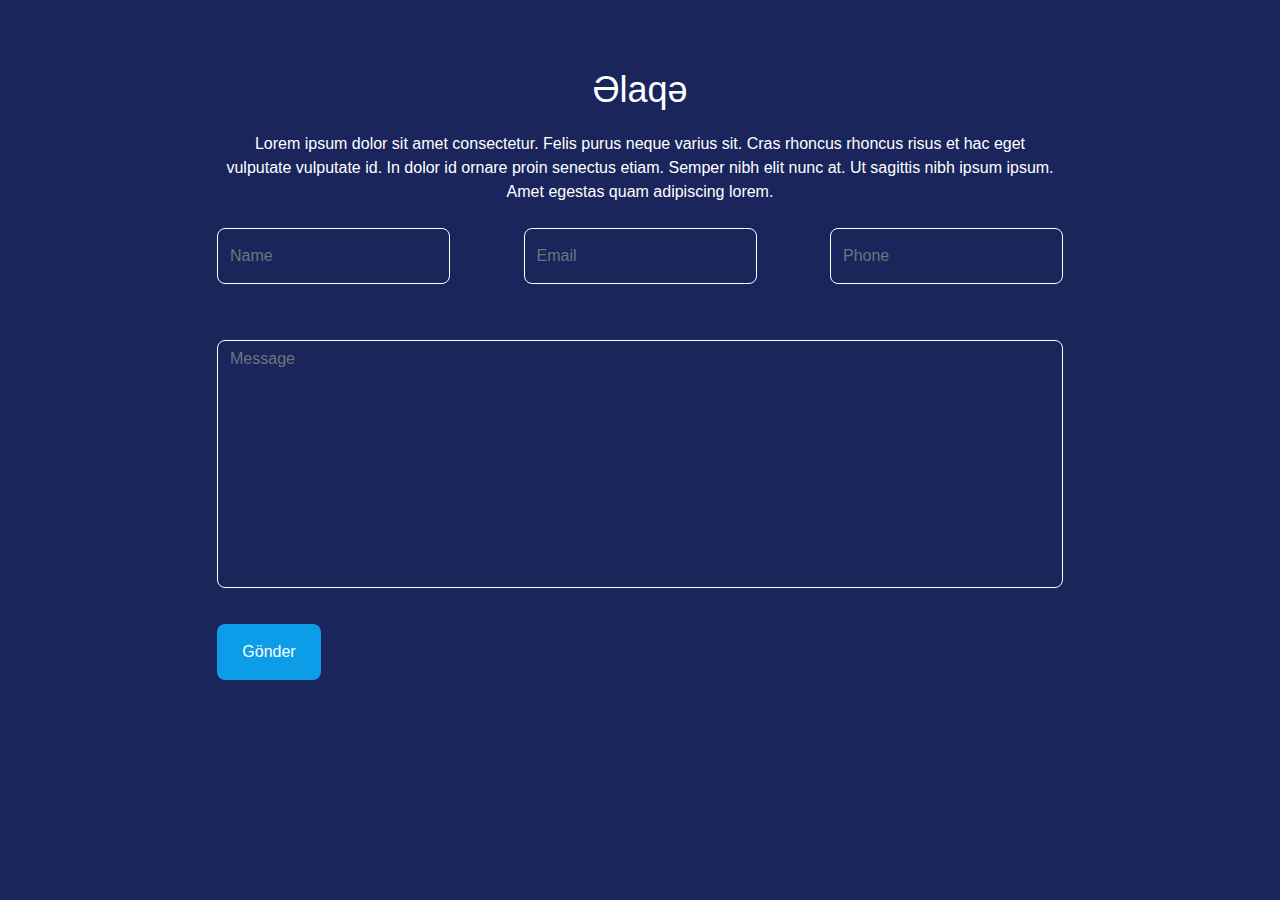
<file: web-projects/proje1/communicate.html>
<!DOCTYPE html>
<html lang="en">
<head>
    <meta charset="UTF-8">
    <meta name="viewport" content="width=device-width, initial-scale=1.0">
    <title>Əlaqə</title>
    <!-- Bootstrap CSS -->
    <link href="https://stackpath.bootstrapcdn.com/bootstrap/4.5.2/css/bootstrap.min.css" rel="stylesheet">
    <style>
        body {
            margin: 0;
            font-family: Arial, sans-serif;
            background-color: #19255B;
            color: #fff;
        }

        .contact-section {
            padding: 20px;
        }

        .contact-section h1 {
            width: 100%; 
            max-width: 838px; 
            margin: 0 auto 20px auto;
            font-size: 36px;
            line-height: 43.57px;
            font-weight: 500;
            color: #FFFFFF;
            text-align: center;
        }

        .contact-section p {
            width: 100%;
            max-width: 838px;
            margin: 0 auto 20px auto;
            font-family: 'Inter', sans-serif;
            font-size: 16px;
            font-weight: 500;
            line-height: 24.2px;
            text-align: center;
        }
        

        .form-control {
            background-color: #19255B;
            color: #fff;
            border: 1px solid #fff;
            border-radius: 8px;
            margin-bottom: 20px;
        }

        .form-control.message {
            width: 100%;
            max-width: 846px;
            height: 248px;
            border-radius: 8px;
            border: 1px solid #fff;
            opacity: 1;
            resize: none;
        }

        .btn-primary {
            background: #0D9CE8;
            border: none;
            border-radius: 8px;
            width: 104px;
            height: 56px;
            padding: 0;
        }

        .btn-primary:hover {
            background-color: #0D6EFD;
        }

        .form-group {
            display: flex;
            flex-direction: column;
            align-items: center;
        }

        .form-row {
            display: flex;
            flex-wrap: wrap;
            justify-content: space-between;
            width: 100%;
            max-width: 846px;
            margin: 0 auto 20px auto;
        }

        .form-row .form-control {
            width: 100%;
            max-width: 257px;
            height: 56px;
        }

        .form-group-submit {
            display: flex;
            justify-content: flex-start;
            margin: 0 auto;
            width: 100%;
            max-width: 846px;
        }
    </style>
</head>
<body>
    <div class="container mt-5">
        <section class="contact-section text-center">
            <h1>Əlaqə</h1>
            <p class="lead">Lorem ipsum dolor sit amet consectetur. Felis purus neque varius sit. Cras rhoncus rhoncus risus et hac eget vulputate vulputate id. In dolor id ornare proin senectus etiam. Semper nibh elit nunc at. Ut sagittis nibh ipsum ipsum. Amet egestas quam adipiscing lorem.</p>
            <form class="mt-4">
                <div class="form-row">
                    <div class="form-group">
                        <input type="text" class="form-control" id="name" placeholder="Name">
                    </div>
                    <div class="form-group">
                        <input type="email" class="form-control" id="email" placeholder="Email">
                    </div>
                    <div class="form-group">
                        <input type="tel" class="form-control" id="phone" placeholder="Phone">
                    </div>
                </div>
                <div class="form-group">
                    <textarea class="form-control message" id="message" rows="5" placeholder="Message"></textarea>
                </div>
                <div class="form-group-submit">
                    <button type="submit" class="btn btn-primary">Gönder</button>
                </div>
            </form>
        </section>
    </div>

    <!-- Bootstrap JS, Popper.js, and jQuery -->
    <script src="https://code.jquery.com/jquery-3.5.1.slim.min.js"></script>
    <script src="https://cdn.jsdelivr.net/npm/@popperjs/core@2.9.2/dist/umd/popper.min.js"></script>
    <script src="https://stackpath.bootstrapcdn.com/bootstrap/4.5.2/js/bootstrap.min.js"></script>
</body>
</html>
</file>
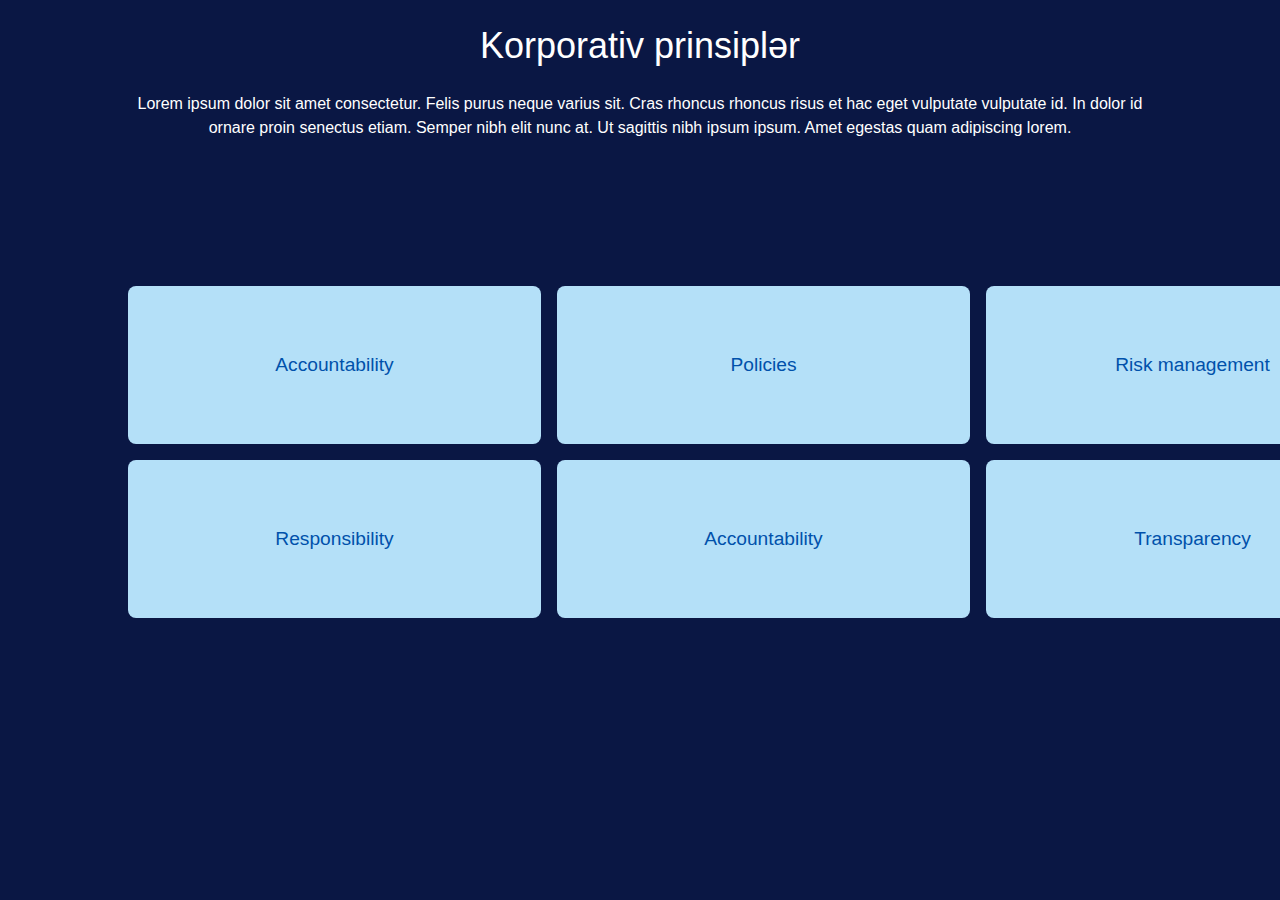
<file: web-projects/proje1/korporativ_prinsipler.html>
<!DOCTYPE html>
<html lang="en">
<head>
    <meta charset="UTF-8">
    <meta name="viewport" content="width=device-width, initial-scale=1.0">
    <title>Corporate Principles</title>
    <link rel="stylesheet" >
    <style>
        body {
            font-family: Arial, sans-serif;
            background-color: #0a1744;
            color: white;
            display: flex;
            justify-content: center;
            align-items: center;
            
            margin: 0;
        }

        .container {
            text-align: center;
            width: 80%;
        }

        h1 {
            font-size: 36px;
            top: 182px;
            width: 350px;
            height: 44px;
            font-family: 'Inter', sans-serif;
            font-weight: 500;
            line-height: 43.57px;
            display: inline-block; 
        }

        p {
            
            height: 83px;
            font-size: 16px;
            line-height: 24.2px;
            font-family: 'Inter', sans-serif;
            color: #FFFFFF;
            margin: 0 0 111px 0;
            
        }

        .grid {
            display: grid;
            grid-template-columns: repeat(3, 1fr);
            gap: 1em;
        }

        .grid-item {
            background-color: #B4E0F8;
            color: #0051AB;
            padding: 52px, 81px, 52px, 81px;
            border-radius: 8px;
            width: 413px;
            height: 158px;
            top: 650px;
            gap: 10px;
            font-size: 1.2em;

            display: flex;
            justify-content: center;
            align-items: center;
            
        }

        @media (max-width: 768px) {
            .grid {
                grid-template-columns: 1fr;
            }
        }

    </style>
</head>
<body>
    <div class="container">
        <div class="bos" >
            <h1>Korporativ prinsiplər</h1>
        <p>Lorem ipsum dolor sit amet consectetur. Felis purus neque varius sit. Cras rhoncus rhoncus risus et hac eget vulputate vulputate id. In dolor id ornare proin senectus etiam. Semper nibh elit nunc at. Ut sagittis nibh ipsum ipsum. Amet egestas quam adipiscing lorem.</p>
        </div>
        <div class="grid">
            <div class="grid-item item1">Accountability</div>
            <div class="grid-item item2">Policies</div>
            <div class="grid-item item3">Risk management</div>
            <div class="grid-item item4">Responsibility</div>
            <div class="grid-item item5">Accountability</div>
            <div class="grid-item item6">Transparency</div>
        </div>
    </div>
</body>
</html>
</file>
<file: web-projects/proje5/style.css>
@import url('https://fonts.googleapis.com/css2?family=Montserrat:wght@400;700&display=swap');

:root{
    --white: #fff;
    --grey: #2E363E;
    --yellow: #FED84C;
    --blue: #081130;
    --border: .1rem solid rgba(255,255,255,.3);
}


* {
    font-family: 'Montserrat', sans-serif;
    margin: 0;
    padding: 0;
    box-sizing: border-box;
    text-decoration: none;
}

html {
    font-size: 16px;
    scroll-behavior: smooth;
}

body {
    width: 100%;
    overflow-x: hidden;
}

.header {
    background-image: url('images/cake_company.png'); 
    background-size: cover;
    width: 100%;
    height: 145vh; 
    position: relative;
    display: flex;
    flex-direction: column;
    justify-content: space-between;
}

.container {
    display: flex;
    justify-content: space-between;
    align-items: center;
    padding: 20px;
    width: 100%;
}



.header .navbar{
    border-bottom: 1px solid var(--grey); /* This adds a line below the navbar */
    padding-bottom: 30px; /* Optional padding for better spacing */
    margin-top: 20px;
    justify-content: space-between;
}

.logo{
    width: 179px;
    height: 31px;
    top: 47px;
    margin-left: 100px;
    gap: 17px;
}

.logo a {
    color: var(--white);
    font-size: 21px;
    font-weight: 500;
    line-height: 30.03px;
}

.logo a:hover {
    color: var(--grey);
}

.header .contact{
    width: 231px;
    height: 51px;
    gap: 15px;
    margin-right: 100px;
}

.header .contact .phone-link{
    font-weight: 700;
    font-size: 20px;
    color: var(--white);
    line-height: 30.4px;
    width: 180px;
    height: 31px;
}

.header .contact .phone-link .fa-phone-volume{
    font-size: 17px;
}

.header .contact .phone-text {
    width: 220px;
    height: 20px;
    font-size: 13px;
    font-weight: 400;
    line-height: 19.5px;
    color: var(--white);
    padding-left: 24px;
}



.header .navbar .address {
    display: flex;
    align-items: center;
    color: var(--white);
    gap: 10px; /* Adjusts spacing between icon and text */
    margin-left: 400px;
}

.header .navbar .address i {
    font-size: 16px; /* Adjust size of the icon */
    margin-top: -12px;
}

.header .navbar .address p {
    margin: 0; /* Remove default margin */
    width: 170px;
    height: 36px;

}




.header .hero-section {
    display: flex;
    flex-direction: column;
    align-items: flex-start;
    justify-content: center;
    padding: 0 50px;
    color: white;
    margin-bottom: 355px;
    margin-left: 80px;
    width: 647px;
    height: 334px;
    gap: 24px;

}

.header .hero-section .cta-button{
    background-color: #F2F6FA;
    border: none;
    color: #2E363E;
    cursor: pointer;
    width: 122px;
    height: 37px;
    padding: 10px 18px 10px 18px;
    gap: 10px;
    border-radius: 5px;
    font-size: 11px;
    font-weight: 400;
    line-height: 16.5px;
    letter-spacing: 0.1em;
    text-align: center;

}   

.header .hero-section h1 {
    font-size: 40px;
    line-height:60px;
    font-weight: 700;
}

.header .hero-section p {
    width: 544px;
    height: 69px;
    font-size: 24px;
    font-weight: 400;
    line-height: 34.32px;
    text-align: left;
}

.header .hero-section .hero-action{
    width: 507px;
    height: 88px;
    gap: 20px;
    margin-top: 30px;

}

.header .hero-section .btn {
    background-color: var(--yellow);
    border: none;
    font-size: 1rem;
    color: #2E363E;
    cursor: pointer;
    margin-bottom: 20px;
    width: 277px;
    height: 88px;
    padding: 30px 50px 30px 50px;
    gap: 10px;
    border-radius: 8px ;
    font-size: 18px;
    font-weight: 500;
    line-height: 27.36px;
    text-align: center;
}

.header .hero-section .hero-action .btn:hover {
    background-color: var(--grey);
    color: var(--white);
    transform: scale(1.03);
    transition: transform 0.2s ease, background-color 0.2s ease;
}

.header .hero-section .hero-action .hero-text{
    display: inline-block;
    width: 150px;
    height: 48px;
    font-size: 15px;
    font-weight: 400;
    line-height: 24px;
    text-align: left;
    padding-left: 15px;
    
}

.catalog{
    width: 100%;
    height: auto; 
    gap: 80px;
}

.catalog .heading{
    text-align: center;
    width: 1400px;
    height: 60px;
    font-size: 48px;
    font-weight: 500;
    line-height: 60px;
    letter-spacing: -1px;
    color: var(--grey);
    margin-bottom: 50px;
}

.catalog .box-container {
    width: calc(100% - 200px); /* Soldan ve sağdan 100px boşluk bırakarak hizalar */
    height: auto; /* Yükseklik otomatik olsun */
    display: grid;
    grid-template-columns: repeat(3, 1fr); /* Her satırda 3 kutu */
    gap: 5px; 
    justify-content: center; 
    margin-left: 100px; 
    margin-right: 100px; 
}


.catalog .box-container .box {
    display: flex;
    flex-direction: column;
    align-items: center; 
    justify-content: space-between; 
    width: 100%; 
    height: 582px;
    padding: 5px;
    box-sizing: border-box;
    border: .1rem solid rgba(255,255,255,.3);
}




.catalog .box-container .box img{
    width: 380px;
    height: 245px;
    border-radius: 10px 10px 0px 0px;
}

.catalog .box-container .box h3{
    width: 247px;
    height: 35px;
    font-size: 24px;
    font-weight: 700;
    line-height: 34.32px;
    color: var(--grey);
    margin-top: 50px;
    margin-right: 70px;
}

.catalog .box-container .box p{
    width: 240px;
    height: 48px;
    font-size: 16px;
    font-weight: 400;
    line-height: 24px;
    color: var(--grey);
    margin-bottom: 15px;
    margin-right: 75px;
}

.catalog .box-container .box .price{
    width: 128px;
    height: 36px;
    font-size: 24px;
    font-weight: 500;
    line-height: 36px;
    margin-right: 185px;
    margin-bottom: 10px;
    color: #434B53;
}

.catalog .box-container .box .btn{
    width: 163px;
    height: 68px;
    padding: 20px 40px 20px 40px;
    gap: 10px;
    border-radius: 8px ;
    background-color: var(--yellow);
    color: var(--grey);
    font-size: 18px;
    font-weight: 500;
    line-height: 27.36px;
    margin-right: 150px;
    margin-bottom: 60px;
}

.catalog .box-container .box .btn:hover{
    background-color: var(--grey);
    color: var(--white);
    transform: scale(1.03); 
    transition: transform 0.2s ease, background-color 0.2s ease;
}

.photo{
    background-color: #081130;
    width: 100%;
    height: 1200px;
    top: 3129px;
    gap: 10px;
    margin-top: -50px;
}

.photo .photo-up{
    width: 100%;
    height: 243px;
    background-image: url(images/cloud1.png);
}

.photo .container{
    background-image: url(images/phone\ 1.png);
    width: 950px;
    height: 1034px;
    
}

.photo .container .content{
    width: 481px;
    height: 61px;
    margin-bottom: 600px;
    margin-left: 830px;
    display: flex;
    flex-direction: column;

}

.photo .container .content .top-title{
    width: 226px;
    height: 37px;
    gap: 10px;
    border-radius: 5px ;
    background-color: #F2F6FA;
    font-size: 11px;
    font-weight: 400;
    line-height: 16.5px;
    letter-spacing: 0.1em;
    text-align: center;
    padding-top: 10px;
    padding-bottom: 10px;
    color: var(--grey);
    margin-bottom: 20px;

}

.photo .container .content h2{
    width: 481px;
    height: 180px;
    color: var(--white);
    font-size: 48px;
    font-weight: 500;
    line-height: 60px;
    letter-spacing: -1px;
    margin-bottom: 10px;
}

.photo .container .content p{
    width: 481px;
    height: 61px;
    font-size: 21px;
    font-weight: 400;
    line-height: 30.03px;
    letter-spacing: -0.20000000298023224px;
    text-align: left;
    color: var(--white);
    margin-bottom: 20px;
}

.photo .container .content .btn{
    width: 320px;
    height: 88px;
    padding: 30px 50px 30px 50px;
    gap: 10px;
    border-radius: 8px ;
    background-color: var(--yellow);
    color: var(--blue);
    font-size: 18px;
    font-weight: 500;
    line-height: 27.36px;
    text-align: center;
    margin-top: 10px;
}

.photo .container .content .btn:hover{
    background-color: var(--grey);
    color: var(--white);
    transform: scale(1.03); 
    transition: transform 0.2s ease, background-color 0.2s ease;
}

.photo .photo-down{
    height: 489px;
    background-image: url(images/cloud.png);
    margin-top: -500px;
}

.about .container{
    width: 100%;
    height: 830px;
}

.about .container .about-content{
    width: 580px;
    height: 637px;
    gap: 50px;
    margin-left: 100px;
    
}

.about .container .about-content .top-title{
    width: 191px;
    height: 37px;
    padding: 10px 18px 10px 18px;
    gap: 10px;
    border-radius: 5px ;
    font-size: 11px;
    font-weight: 400;
    line-height: 16.5px;
    letter-spacing: 0.1em;
    text-align: center;
    background-color: #F2F6FA;
    color: var(--blue);
}

.about .container .about-content h2{
    width: 580px;
    height: 180px;
    font-size: 48px;
    font-weight: 500;
    line-height: 60px;
    letter-spacing: -1px;
    text-align: left;
    color: var(--blue);
}

.about .container .about-content .list{
    width: 438px;
    height: 222px;
    gap: 30px;
    margin-bottom: 50px;
}

.about .container .about-content .list .item{
    width: 421px;
    height: 54px;
    gap: 12px;
    font-size: 17px;
    font-weight: 400;
    line-height: 27px;
    color: var(--blue);
    list-style: none;
    margin-top: 30px;
    align-items: center;  
    margin-bottom: 15px;  
}


.about .container .about-content .list .item i{
    margin-right: 10px;
    color: #5D6AFB;
    font-size: 10px;
}
.about .container .about-content .btn{
    width: 299px;
    height: 88px;
    padding: 30px 50px 30px 50px;
    gap: 10px;
    border-radius: 8px ;
    font-size: 18px;
    font-weight: 500;
    line-height: 27.36px;
    text-align: center;    
    background-color: var(--yellow);
    color: var(--blue);
}

.about .container .about-content .btn:hover{
    background-color: var(--grey);
    color: var(--white);
    transform: scale(1.03); 
    transition: transform 0.2s ease, background-color 0.2s ease;  
}

.about .container .woman-photo{
    background-image: url(images/woman.png);
    width: 580px;
    height: 804px;
    margin-right: 90px;
}

.about .container .woman-photo .about-woman{
    width: 287px;
    height: 112px;
    margin-top: 505px;
    margin-left: -77px;

}

.about .container .woman-photo .about-woman .name{
    width: 287px;
    height: 60px;
    padding: 15px 0px 15px 0px;
    gap: 10px;
    background-color: var(--grey);
    font-weight: 500;
    font-size: 24px;
    line-height: 29.26px;
    letter-spacing: -0.30000001192092896px;
    text-align: center;
    color: var(--white);
}

.about .container .woman-photo .about-woman .profession{
    width: 218px;
    height: 52px;
    padding: 15px;
    gap: 10px;
    background-color: #F2F6FA;
    font-size: 18px;
    font-weight: 400;
    line-height: 21.94px;
    letter-spacing: 1px;
    text-align: center;
    color: var(--grey);
    margin-left: 30px;
}

.reviews{
    width: 100%;
    height: 1490px;
    background-color: #081130;
    position: relative;
}

.reviews .reviews-title{
    text-align: center;
    height: 60px;
    font-size: 48px;
    font-weight: 500;
    line-height: 60px;
    letter-spacing: -1px;
    color: var(--white);
}

.reviews .reviews-slider{
    width: 880px;
    height: 615px;
    left: 984px;
    padding: 70px 143px 70px 143px;
    gap: 54px;
    border-radius: 5px;
    border: 2px ;
    background-color: var(--white);
    margin-top: 100px;
    margin-left: 250px;
    display: flex; 
    flex-direction: column; 
}

.reviews .reviews-slider .swiper-slide-active{
    opacity: 1;
    transform: scale(1);
    box-shadow: var(--box-shadow);
    border: var(--border);
}

.reviews .reviews-slider .box{
    width: 1180px;
    height: 615px;
    left: 984px;
    padding: 70px 143px 70px 143px;
    gap: 54px;
    border-radius: 5px ;
    border: 2px ;
    display: flex; 
    text-align: center; 
    transform: scale(.9);
}

.reviews .reviews-slider .box .swiper-content{
    width: 380px;
    height: 399px;
    gap: 24px;
    margin-left: -350px;
    display: flex;
    flex-direction: column; 
    justify-content: center; 
    margin-top: -20px;
    transform: scale(1);

}

.reviews .reviews-slider .box .swiper-content .swiper-title{
    width: 100%;
    height: 86px;
    font-size: 30px;
    font-weight: 500;
    line-height: 42.9px;
    color: var(--grey);
    margin-bottom: 60px;

}

.reviews .reviews-slider .box .swiper-content .swper-text{
    width: 100%;
    height: 225px;
    gap: 24px;
    font-size: 15px;
    font-weight: 400;
    line-height: 25.5px;
    color: var(--grey);
    
}

.reviews .reviews-slider .box .swiper-content .swiper-link{
    width: 210px;
    height: 22px;
    gap: 1px;
    color: #4A94FF;
    
}

.reviews .reviews-slider .box .swiper-user{
    width: 380px;
    height: 475px;
    gap: 30px;
    margin-left: -50px;
    margin-top: -80px;

}

.reviews .reviews-slider .box .swiper-user img{
    opacity: 1;
}

.reviews .reviews-slider .box .swiper-user .swiper-user-name{
    width: 204px;
    height: 31px;
    font-size: 21px;
    font-weight: 500;
    line-height: 30.03px;
    text-align: center;
    color: var(--grey);
    margin-left: 90px;
    margin-top: 20px;
}

.reviews .reviews-slider .box .swiper-user .swiper-user-location{
    width: 143px;
    height: 28px;
    font-size: 16px;
    font-weight: 400;
    line-height: 27.2px;
    text-align: center;
    color: #A6AEB6;
    margin-left: 120px;
}

.reviews .reviews-slider .direction {
    display: flex; 
    justify-content: space-between; 
    width: 155.86px; 
    height: 66px;
    border-radius: 100px;
    margin: 0 auto; 
    margin-top: -100px;
}

.reviews .reviews-slider .direction .swiper-button-next,
.reviews .reviews-slider .direction .swiper-button-prev {
    background-color: var(--yellow); 
    width: 66px;
    height: 66px;
    border-radius: 50%; 
    display: flex; 
    justify-content: center;
    align-items: center;
    color: var(--blue);
}

.reviews .reviews-slider .direction .swiper-button-next i,
.reviews .reviews-slider .direction .swiper-button-prev i {
    font-size: 24px; 
}

.reviews .reviews-slider .direction .swiper-button-next:hover,
.reviews .reviews-slider .direction .swiper-button-prev:hover {
    background-color: var(--grey);
    color: var(--white);
    transform: scale(1.03); 
    transition: transform 0.2s ease, background-color 0.2s ease;  }

.reviews .photo-down{
    height: 289px;
    background-image: url(images/cloud4.png);
    margin-top: 100px;
}

.products{
    height: 2545px;
    padding: 2px 0px 4px 0px;
    gap: 80px;
    text-align: center;
}

.products .products-title {
    font-size: 48px;
    font-weight: 500;
    line-height: 60px;
    letter-spacing: -1px;
    text-align: center;
    color: var(--grey);
}

.products .description {
    margin-bottom: 80px;
    font-size: 24px;
    font-weight: 400;
    line-height: 34.32px;
    text-align: center;
    color: var(--grey);
}

.products .list {
    display: flex;
    flex-wrap: wrap; 
    justify-content: center;
    gap: 20px; 
    padding: 0;
    list-style: none;
}

.products .list .item {
    flex: 1 1 calc(50% - 20px);
    max-width: 634px;
    padding: 1px;
    margin-right: 50px;
    margin-top: -15px;
    margin-left: -10px;
}

.products .list .item .image {
    display: block;
    width: 690px;
    height: auto; 
}

.footer{
    height: 872px;
    background-color: var(--blue);
    position: relative;
}

.footer .container {
    display: flex;
    flex-direction: column; 
    align-items: center;     
}

.footer .container .contact{
    height: 394px;
    width: 1180;
    padding: 70px 99px 70px 99px;
    gap: 36px;
    border-radius: 8px ;
    background-color: var(--white);
    justify-content: center;
    text-align: center;
    margin-top: -30px;
}

.footer .container .contact .footer-title{
    width: 880px;
    height: 48px;
    font-size: 36px;
    font-weight: 700;
    line-height: 47.88px;
    text-align: center;
    color: var(--grey);
}

.footer .container .contact .footer-description{
    width: 880px;
    height: 31px;
    font-size: 21px;
    font-weight: 400;
    line-height: 30.03px;
    letter-spacing: -0.20000000298023224px;
    text-align: center;
    color: var(--grey);
}

.footer .container .contact .footer__form .footer__tel {
    width: 780px;
    height: 127px;
    gap: 24px;
    display: flex;
    justify-content: center;
    margin-top: 30px;
    margin-left: 50px;
}

.footer .container .contact .footer__form .footer__tel-inner {
    position: relative; 
    display: flex;
}

.footer .container .contact .footer__form .footer__tel-inner .input-reset {
    width: 380px;
    height: 85px;
    padding: 30px 26px 29px 60px; 
    gap: 10px;
    border-radius: 8px;
    background-color: #F2F6FA;
    color: #7E868E;
    font-size: 15px;
    font-weight: 400;
    line-height: 24px;
    border: none;
    align-items: center;
}

.footer__button:hover{
    background-color: var(--grey);
    color: var(--white);
    transform: scale(1.03); 
    transition: transform 0.2s ease, background-color 0.2s ease;
}
    
 .footer__button{
    width: 380px;
    height: 86px;
    padding: 29px 41px 29px 41px;
    gap: 10px;
    border-radius: 8px ;
    background-color: var(--yellow);
    border: none;
}



.footer .container .contact .footer__form .footer__tel-inner i {
    position: absolute;
    height: 25px;
    width: 25px;
    transform: translateY(-50%);
    color: #7E868E;
    font-size: 13px;
    margin-top: 49px;
    margin-left: 22px;
}

.footer .container .contact .footer__form .footer__agreement{
    width: 505px;
    height: 17px;
    padding: 1px 0px 1px 0px;
    gap: 7px;
    font-size: 11px;
    font-weight: 400;
    line-height: 14.3px;
    text-align: left;
    color: #7E868E;    
}


.footer .container .lists {
    width: 605px;
    height: 58px;
    display: flex;
    flex-direction: column; 
    align-items: center; 
    margin-top: 70px;
}

.footer .container .lists .list{
    width: 705px;
    height: 18px;
    gap: 43px;
    display: flex;
    list-style: none; 
    padding: 0;
    margin-bottom: 20px; 
}

.footer .container .lists .list .item{
    width: 395px;
    height: 18px;
    font-size: 12px;
    font-weight: 400;
    line-height: 18px;
    text-align: center;
}

.footer .container .lists .list .item .f-link{
    color: #7E868E;

}

.footer .container .lists .copyright{
    width: 478px;
    height: 18px;
    font-size: 12px;
    font-weight: 400;
    line-height: 18px;
    text-align: center;
    color: #7E868E;
}

/* media queries */
</file>
<file: web-projects/proje5/media.css>
/* For large screens (desktop) with a width of 991px or more */
@media (max-width: 991px) {
    .photo-up, .photo-down{
        width: 100%;
        height: auto; /* Yükseklik otomatik */
        background-image: none; 
    }

    .container {
        padding: 10px;
    }
    
    .header {
        height: auto; /* Adjust height for responsiveness */
    }
    
    .logo {
        margin-left: 50px;
    }
    
    .header .navbar .address {
        margin-left: 200px;
    }

    .header .hero-section {
        margin-left: 50px;
        width: auto;
        padding: 0 30px;
    }

    .header .hero-section h1 {
        font-size: 35px;
        line-height: 50px;
    }

    .header .hero-section p {
        font-size: 20px;
        line-height: 30px;
        width: auto;
    }

    .header .hero-section .btn {
        width: 200px;
        height: 70px;
    }

    .header .hero-section .hero-action .hero-text {
        width: auto;
    }

    .catalog {
        width: 100%;
        padding: 0 20px; /* Kenar boşlukları için padding ekleyin */
    }

    .catalog .box-container {
        width: 100%;
        margin-left: 0;
        margin-right: 0;
        grid-template-columns: repeat(2, 1fr); /* 2 sütun */
        gap: 20px; /* Kutu aralarındaki boşluk */
    }

    .catalog .box-container .box {
        width: 100%;
        height: auto; /* Yükseklik otomatik */
        padding: 10px;
    }

    .photo {
        padding: 20px 0; /* Üstten ve alttan boşluk */
    }

    

    .photo .container {
        width: 100%;
        height: auto; /* Yükseklik otomatik */
        margin: 0 auto; /* Ortala */
        padding: 0 20px; /* Kenarlardan boşluk */
    }

    .photo .container .content {
        width: 100%;
        margin: 0 auto; /* Ortala */
        text-align: center; /* Yazıları ortala */
    }

    .photo .container .content h2 {
        font-size: 36px;
        line-height: 42px;
        margin-bottom: 10px;
    }

    .photo .container .content p {
        font-size: 18px;
        line-height: 26px;
        margin-bottom: 20px;
    }

    .photo .container .content .btn {
        width: 100%;
        font-size: 16px;
        padding: 15px 30px;
    }

    .about .container {
        height: auto; /* Yükseklik otomatik */
        padding: 20px; /* İçerikten boşluk */
    }

    .about .container .about-content {
        width: 100%;
        margin-left: 0; /* Soldan boşluk kaldır */
        margin-right: 0; /* Sağdan boşluk kaldır */
    }

    .about .container .about-content h2 {
        font-size: 36px;
        line-height: 44px;
        text-align: center; /* Başlığı ortala */
        width: 100%;
    }

    .about .container .about-content .list {
        width: 100%;
        margin-bottom: 30px;
    }

    .about .container .about-content .list .item {
        width: 100%;
        font-size: 16px;
        line-height: 24px;
        margin-top: 20px;
    }

    .about .container .about-content .btn {
        width: 100%;
        font-size: 16px;
        padding: 15px;
    }

    .about .container .woman-photo {
        width: 100%;
        height: auto; /* Yükseklik otomatik */
        margin-right: 0; /* Sağdan boşluk kaldır */
        background-size: cover; /* Fotoğrafın kaplamasını sağla */
        background-position: center; /* Fotoğrafı ortala */
        background-repeat: no-repeat; /* Fotoğrafın tekrarlanmamasını sağla */
    }

    .about .container .woman-photo .about-woman {
        width: 100%;
        margin-top: 0;
        margin-left: 0;
    }

    .about .container .woman-photo .about-woman .name {
        width: 100%;
        font-size: 20px;
        padding: 10px 0;
    }

    .about .container .woman-photo .about-woman .profession {
        width: 100%;
        font-size: 16px;
        margin-left: 0;
    }

    .about .container .woman-photo {
        width: 100%;
        height: auto; /* Yükseklik otomatik */
        background-image: none; /* Arka plan fotoğrafını kaldır */
    }

    .reviews .reviews-slider {
        width: 100%;
        padding: 50px 20px; /* Paddingi azalt */
        margin: 100px auto; /* Merkezi hizalama */
    }

    .reviews .reviews-slider .box {
        width: 100%;
        height: auto; /* Yükseklik otomatik */
        padding: 20px;
        flex-direction: column; /* İçerikleri dikey hizala */
    }

    .reviews .reviews-slider .box .swiper-content,
    .reviews .reviews-slider .box .swiper-user {
        width: 100%;
        margin-left: 0;
        margin-top: 0;
    }

    .reviews .reviews-slider .direction {
        width: 100%;
        justify-content: center; /* Butonları ortala */
        margin-top: 20px;
    }

    .reviews .reviews-slider .direction .swiper-button-next,
    .reviews .reviews-slider .direction .swiper-button-prev {
        width: 50px;
        height: 50px;
    }

    .products .products-title {
        font-size: 36px;
        line-height: 48px;
      }
    
      .products .description {
        font-size: 20px;
        line-height: 30px;
      }
    
      .products .list .item {
        flex: 1 1 calc(50% - 20px); /* Her item ekran genişliğine göre %50 yer kaplayacak */
        max-width: 500px;
      }
    
      .footer .container .contact {
        width: 100%;
        padding: 40px;
      }
    
      .footer .container .contact .footer-title {
        font-size: 28px;
        width: 100%;
      }
    
      .footer .container .contact .footer-description {
        font-size: 18px;
        width: 100%;
      }
    
      .footer__tel {
        width: 100%;
        flex-direction: column;
      }
    
      .footer__button {
        width: 100%;
      }
    
      .footer .container .lists {
        width: 100%;
      }
}

/* For tablets with a width of 768px or less */
@media (max-width: 768px) {
    .container {
        flex-direction: column;
        align-items: center;
        text-align: center;
        padding: 10px; /* Add some padding for better spacing */
    }

    .header .navbar {
        padding-bottom: 20px;
    }

    .logo {
        margin-left: 0;
        text-align: center;
        font-size: 24px; /* Adjust logo size for better visibility */
    }

    .header .navbar .address {
        margin-left: 0;
        justify-content: center;
        text-align: center;
    }

    .header .contact {
        margin-right: 0;
        text-align: center;
        font-size: 16px; /* Adjust contact font size */
    }

    .header .hero-section {
        margin-left: 0;
        padding: 0 15px;
        width: 100%; /* Make the hero section take full width */
        text-align: center;
    }

    .header .hero-section h1 {
        font-size: 30px; /* Slightly reduce the heading size */
        line-height: 40px;
        margin-bottom: 20px; /* Add some space below the heading */
    }

    .header .hero-section p {
        font-size: 18px;
        line-height: 26px;
        width: auto;
        margin-bottom: 20px; /* Add spacing between paragraph and button */
    }

    .header .hero-section .btn {
        width: 80%; /* Button takes 80% of the screen width */
        height: 60px;
        font-size: 16px; /* Slightly increase button font size */
    }

    .header .hero-section .hero-action .hero-text {
        font-size: 14px;
        line-height: 20px;
        padding-left: 10px;
    }

    .catalog .box-container {
        grid-template-columns: 1fr; /* Tek sütun */
    }

    .catalog .box-container .box {
        height: auto; /* Yükseklik otomatik */
    }
    .photo .photo-up {
        height: 120px; /* Kısıtlı yükseklik */
        background-image: none; /* Arka plan fotoğrafını kaldır */
    }

    .photo .container {
        width: 100%;
        height: auto; /* Yükseklik otomatik */
        padding: 0 15px; /* Kenarlardan boşluk */
    }

    .photo .container .content {
        text-align: center; /* Yazıları ortala */
    }

    .photo .container .content h2 {
        font-size: 28px;
        line-height: 36px;
    }

    .photo .container .content p {
        font-size: 16px;
        line-height: 24px;
    }

    .photo .container .content .btn {
        width: 100%;
        font-size: 14px;
        padding: 12px 25px;
    }

    .about .container .about-content h2 {
        font-size: 30px;
        line-height: 36px;
    }

    .about .container .about-content .list .item {
        font-size: 14px;
        line-height: 22px;
    }

    .about .container .about-content .btn {
        font-size: 14px;
        padding: 10px;
    }

    .about .container .woman-photo .about-woman .name {
        font-size: 18px;
        padding: 8px 0;
    }

    .about .container .woman-photo .about-woman .profession {
        font-size: 14px;
        padding: 8px;
    }

    .about .container .woman-photo {
        width: 100%;
        height: auto; /* Yükseklik otomatik */
        background-image: none; /* Arka plan fotoğrafını kaldır */
    }

    .reviews .reviews-slider {
        padding: 40px 15px; /* Paddingi azalt */
    }

    .reviews .reviews-slider .box {
        padding: 10px;
    }

    .reviews .reviews-slider .direction {
        width: 100%;
        justify-content: center; /* Butonları ortala */
    }

    .reviews .reviews-slider .direction .swiper-button-next,
    .reviews .reviews-slider .direction .swiper-button-prev {
        width: 45px;
        height: 45px;
    }

    .products .products-title {
        font-size: 28px;
        line-height: 40px;
      }
    
      .products .description {
        font-size: 18px;
        line-height: 28px;
      }
    
      .products .list {
        flex-direction: column;
        align-items: center;
      }
    
      .products .list .item {
        width: 90%;
        max-width: 400px;
      }
    
      .footer .container .contact {
        padding: 30px;
      }
    
      .footer__button {
        width: 90%;
        height: 70px;
      }
    
      .footer__tel-inner .input-reset {
        width: 100%;
        padding-left: 45px;
      }
    
      .footer .container .lists {
        width: 90%;
      }
    
      .footer .container .lists .list {
        flex-direction: column;
        align-items: center;
      }
}

/* For mobile screens with a width of 450px or less */
@media (max-width: 450px) {
    .container {
        flex-direction: column;
        text-align: center;
        padding: 10px;
    }

    .header {
        height: auto;
    }

    .logo {
        font-size: 18px;
        margin-left: 0;
    }

    .header .navbar .address {
        margin-left: 0;
        text-align: center;
    }

    .header .contact {
        margin-right: 0;
        text-align: center;
        font-size: 16px;
    }

    .header .hero-section {
        margin: 0;
        padding: 0 10px;
        width: auto;
        text-align: center; /* Center the entire hero section */
    }

    .header .hero-section h1 {
        font-size: 22px;
        line-height: 30px;
    }

    .header .hero-section p {
        font-size: 16px;
        line-height: 24px;
        width: auto;
    }

    .header .hero-section .btn {
        width: 100%; /* Button will take the full width of the screen */
        height: 50px;
        font-size: 14px;
    }

    .header .hero-section .hero-action .hero-text {
        font-size: 12px;
        line-height: 18px;
    }

    .catalog .box-container {
        grid-template-columns: 1fr; /* Tek sütun */
        gap: 10px; /* Kutu aralarındaki boşluk */
    }

    .photo .photo-up {
        height: 80px; /* Kısıtlı yükseklik */
        background-image: none; /* Arka plan fotoğrafını kaldır */
    }

    .photo .container {
        width: 100%;
        padding: 0 10px; /* Kenarlardan boşluk */
    }

    .photo .container .content {
        text-align: center; /* Yazıları ortala */
    }

    .photo .container .content h2 {
        font-size: 24px;
        line-height: 32px;
        width: 100%;
    }

    .photo .container .content p {
        font-size: 14px;
        line-height: 22px;
        width: 100%;
    }

    .photo .container .content .btn {
        width: 100%;
        font-size: 12px;
        padding: 10px 20px;
    }

    .about .container {
        padding: 10px; /* İçerikten boşluk */
        
    }

    .about .container .about-content {
        width: 100%;
        padding: 0 10px; /* Kenarlardan boşluk */
    }

    .about .container .about-content h2 {
        font-size: 24px;
        line-height: 30px;
        width: 100%;
        margin-top: 50px;
    }

    .about .container .about-content .list{
        margin-top: -50px;
    }

    .about .container .about-content .list .item {
        font-size: 12px;
        line-height: 18px;
        width: 300px;
    }

    .about .container .about-content .btn {
        font-size: 22px;
        padding: 8px;
        align-items: center;
    }

    .about .container .woman-photo {
        width: 100%;
        height: auto; /* Yükseklik otomatik */
        background-image: none; /* Arka plan fotoğrafını kaldır */
    }

    .about .container .woman-photo .about-woman .name {
        font-size: 16px;
        padding: 6px 0;
    }

    .about .container .woman-photo .about-woman .profession {
        font-size: 12px;
        padding: 6px;
    }

    .reviews .reviews-slider {
        padding: 20px;
        width: 400px;
    }

    .reviews .reviews-slider .box {
        padding: 5px;
    }

    .reviews .reviews-slider .box .swiper-text{
        width: 400px;
        text-align: center;

    }

    .reviews .reviews-slider .direction {
        width: 400px;
        margin-top: 10px;
    }

    .reviews .reviews-slider .direction .swiper-button-next,
    .reviews .reviews-slider .direction .swiper-button-prev {
        width: 40px;
        height: 40px;
    }

    .reviews .photo-down {
        background-image: none; /* Arka plan fotoğrafını kaldır */

    }

    .products {
        padding: 20px 0;
      }
    
      .products .products-title {
        font-size: 24px;
        line-height: 34px;
      }
    
      .products .description {
        font-size: 16px;
        line-height: 24px;
      }
    
      .products .list .item {
        width: 100%;
        max-width: 100%;
      }
    
      .footer {
        height: auto;
      }
    
      .footer .container .contact {
        padding: 20px;
      }
    
      .footer__button {
        width: 100%;
        height: 60px;
      }
    
      .footer__tel-inner .input-reset {
        height: 60px;
      }
    
      .footer__tel-inner i {
        font-size: 12px;
        margin-left: 10px;
      }
    
      .footer .container .lists {
        width: 100%;
      }
    
      .footer .container .lists .list {
        width: 100%;
        text-align: center;
        gap: 20px;
      }
    
      .footer .container .lists .copyright {
        width: 100%;
        font-size: 10px;
      }
}
</file>
<file: web-projects/proje6/style.css>
@import url('https://fonts.googleapis.com/css2?family=Jost:ital,wght@0,100..900;1,100..900&display=swap');

:root{
    --blue: #141024;
    --red: #D52027;
    --white: #FFFFFF;
}


*{
    font-family: "Jost", sans-serif;
    margin: 0; padding: 0;
    box-sizing: border-box;
    outline: none; border: none;
    text-decoration: none;
    transform: all .2s linear;
}



a{
    color: var(--white);
    text-decoration: none;
    position: relative;
            
}

.header{
    background-color: var(--blue);
    height: 685px;
}

.header .container {
    display: flex;
    align-items: center;
    justify-content: space-between;
    padding: 1.5rem 7%;
    border-bottom: var(--border);
    top: 0; left: 0; right: 0;
}


.header .container .logo{
    width: 228px;
    height: 48px;
    color: var(--white);
    font-family: Jost;
    font-size: 30px;
    font-weight: 700;
    line-height: 48px;
    text-align: left;
    margin-left: -80px;
}

.header .container .navbar{
    justify-content: space-between;
    align-items: center;
    display: flex; 
    width: 324px;
    height: 32px;
    color: var(--white);
}

.header .container .navbar a{
    width: 89px;
    height: 32px;    
    font-family: Jost;
    font-size: 20px;
    font-weight: 400;
    line-height: 32px;
    text-align: center;
    color: var(--white);
}

.header .container .contact-info{
    width: 255px;
    height: 48px;
    font-family: "Jost";
    font-size: 30px;
    font-weight: 600;
    line-height: 48px;
    text-align: right;
    color: var(--white);
    margin-right: -80px;
}

.header .container a::after {
    content: '';
    position: absolute;
    right: 0;
    bottom: 0;
    width: 0;
    height: 1px; 
    background-color: #fff; 
    transition: width 0.3s; 
}
.header .container a:hover::after {
    width: 100%;
}

.header .container a::before {
    content: '';
    position: absolute;
    top: 0;
    left: 0;
    width: 0;
    height: 1px; 
    background-color: #fff; 
    transition: width 0.3s ease, right 0.3s ease; 
}
.header .container a:hover::before {
    width: 100%;
    right: 0;
}


.header .hero {
    position: relative;
    overflow: hidden;
    display: flex;
    justify-content: space-between; 
    align-items: center;
    padding: 50px;
}

.header .hero .hero-content {
    z-index: 1;
    max-width: 600px;
    color: white;
    margin-left: 100px; 
    margin-top: -120px;
}

.header .hero .hero-content h1 {
    font-family: "Jost";
    font-size: 70px;
    font-weight: 600;
    line-height: 112px;
    text-align: left;
}

.header .hero .hero-content p {
    width: 478px;
    height: 64px;
    font-family: "Jost";
    font-size: 20px;
    font-weight: 400;
    line-height: 32px;
    text-align: left;
    color: var(--white);
    margin-top: 20px;

}

.header .hero .hero-content .cta-button {
    background-color: var(--red); 
    color: var(--white);
    width: 260px;
    height: 79px;
    top: 75px;    
    padding: 25px 54px 25px 54px;
    gap: 10px;
    border-radius: 5px ;
    font-family: Jost;
    font-size: 18px;
    font-weight: 400;
    line-height: 28.8px;
    text-align: center;
    border: 3px solid var(--red);

}

.header .hero .hero-content .cta-button:hover{
    transition: border-color 0.3s ease, background-color 0.7s ease;
    color: var(--red);
    background-color: var(--white);
}

.header .hero .hero-image {
    position: relative;
    z-index: 1;
    width: 300px; 
    margin-left: 100px; 
}

.header .hero .hero-image img {
    max-width: 100%;
    height: auto;
    margin-left: -150px; 
    margin-bottom: 35px;
}

.hero::before {
    content: "";
    position: absolute;
    top: 50%;
    right: 25%; 
    width: 350px;
    height: 350px;
    border: 60px solid #fff; 
    border-radius: 50%;
    transform: translate(50%, -50%);
    z-index: 0;
}

.menu-toggle, .menu-close {
    display: none; 
    font-size: 30px;
    background: none;
    border: none;
    color: white;
    cursor: pointer;
}

.about .container {
    max-width: 1200px;
    margin: 0 auto;
    padding: 50px 20px;
}

.about .container .title{
    width: 891px;
    height: 144px;
    margin-top: 40px;
    margin-left: 40px;

}

.about .container .title .description {
    font-family: Jost;
    font-size: 30px;
    font-weight: 600;
    line-height: 48px;
    text-align: left;
    color: var(--blue);
}

.about .container .title span {
    font-family: Jost;
    font-size: 30px;
    font-weight: 400;
    line-height: 48px;
    text-align: left;
    color: var(--blue);
}

.about .stats {
    display: flex;
    justify-content: space-around;
    margin-left: 65px;
    margin-top: 30px;
}

.about .stat-item {
    flex: 1 1 200px;
    margin: 20px;
}

.about .stat-item h2 {
    font-family: Jost;
    font-size: 70px;
    font-weight: 600;
    line-height: 112px;
    text-align: left;

    color: var(--red);
    margin-bottom: 10px;
}

.about .stat-item p {
    width: 260px;
    height: 58px;
    color: #141024B2;
    font-family: Jost;
    font-size: 18px;
    font-weight: 400;
    line-height: 28.8px;
    text-align: left;

}

.promise{
    height: 485px;

}

.promise .container {
    max-width: 1200px;
    margin: 0 auto;
    padding: 50px 20px;
    margin-top: 100px;
}

.promise .container h2{
    width: 682px;
    height: 80px;
    color: var(--blue);
    font-family: Jost;
    font-size: 50px;
    font-weight: 600;
    line-height: 80px;
    text-align: left;
    margin-left: 40px;
}

.promise .container .stats{
    display: flex;
    justify-content: space-around;
    margin-left: 40px;
    margin-top: 60px;
}

.promise .container .stats h4{
    width: 170px;
    height: 38px;
    font-family: Jost;
    font-size: 24px;
    font-weight: 600;
    line-height: 38.4px;
    text-align: left;
    color: var(--blue);
}

.promise .container .stats p{
    width: 360px;
    height: 87px;
    font-family: Jost;
    font-size: 18px;
    font-weight: 400;
    line-height: 28.8px;
    text-align: left;
    color: #141024B2;    
    margin-top: 20px;
}

.promise .stat-item h4 span {
    display: inline-block; 
    width: 24px;
    height: 24px;
    background-color: #14102414; 
    text-align: center; 
    line-height: 24px; 
    border-radius: 50%; 
    color: var(--blue); 
    font-size: 15px;
    cursor: pointer;
}

.swiper{
    height: 886px;
}



.swiper .swiper-container {
    padding: 50px 0;
    z-index: 1; 
}

  .swiper .swiper-container .heading{
    width: 683px;
    height: 80px;
    font-family: Jost;
    font-size: 50px;
    font-weight: 600;
    line-height: 80px;
    text-align: left;
    color:var(--blue) ;   
    margin-left: 135px;
    margin-bottom: 40px;
  }
 

  .swiper .swiper-slide {
    display: flex;
    justify-content: center;
  }
  
  .swiper .team-member {
    padding: 10px;
    border-radius: 20px;
    background-color: #fff;
    margin-left: 20px;
    padding-left: 100px;
  }
  
  .swiper .team-member img {
    width: 300px;
    height: 400px;
    object-fit: cover;
    border-radius: 15px;
  }
  
  .swiper .team-member h3 {
    width: 241px;
    height: 38px;
    font-family: Jost;
    font-size: 24px;
    font-weight: 600;
    line-height: 38.4px;
    text-align: left;
    color: var(--blue);
    margin-top: 15px;
  }
  
  .swiper .team-member p {
    width: 361px;
    height: 29px;
    font-family: Jost;
    font-size: 18px;
    font-weight: 400;
    line-height: 28.8px;
    text-align: left;
    color: #141024B2;    
    margin: 5px 0;
  }
  
  .swiper .more-info {
    margin-top: 10px;
    width: 93px;
    height: 29px;
    color: var(--red);
    font-family: Jost;
    font-size: 18px;
    font-weight: 400;
    line-height: 28.8px;
    text-align: left;
}
  
.swiper .more-info::after {
    content: '';
    position: absolute;
    right: 0;
    bottom: 0;
    width: 0;
    height: 2px; 
    background-color: var(--red); 
    transition: width 0.3s; 
}
.swiper .more-info:hover::after {
    width: 100%;
}

.swiper .more-info::before {
    content: '';
    position: absolute;
    top: 0;
    left: 0;
    width: 0;
    height: 1px; 
    background-color: var(--red);
    transition: width 0.3s ease, right 0.3s ease; 
}
.swiper .more-info:hover::before {
    width: 100%;
    right: 0;
}




.swiper .direction {
    position: relative;
    display: flex;
    align-items: center;
    margin-top: 30px;
    margin-left: 1220px;
}

.swiper .direction .right, 
.swiper .direction .left {
    width: 33px;
    height: 33px;
    border-radius: 50%;
    background-color: #1e1e3c; 
    color: #fff; 
    display: flex;
    align-items: center;
    justify-content: center;
    font-size: 16px; 
    cursor: pointer;
    margin: 0 10px; 
    transition: background-color 0.3s ease, opacity 0.3s ease;
    position: relative; 
}

.swiper .direction .right:before, 
.swiper .direction .left:before {
    font-family: 'FontAwesome'; 
    font-size: 16px; 
    color: #fff; 
    content: '';
    position: absolute; 
    top: 50%;
    left: 50%;
    transform: translate(-50%, -50%); 
}

.swiper .direction .left:before {
    content: '\f054'; 
}

.swiper .direction .right:before {
    content: '\f053'; 
}

.swiper .direction .right:hover, 
.swiper .direction .left:hover {
    background-color: rgba(30, 30, 60, 0.8); 
    opacity: 0.9; 
}

.swiper-container.blur {
    filter: blur(5px);
}

.modal {
    display: none; 
    position: fixed;
    top: 0;
    left: 0;
    width: 100%;
    height: 100%;
    background: rgba(0, 0, 0, 0.5); 
    justify-content: center; 
    align-items: center; 
}

.modal .container {
    background: #fff; 
    padding: 20px;
    border-radius: 20px;
    max-width: 860px; 
    max-height: 80vh; 
    overflow: auto;
}


.modal-content {
    background-color: white;
    margin: auto;
    padding: 20px;
    border-radius: 8px;
    width: 100%;
}

.modal .modal-content .modal-header {
    display: flex;
    gap: 15px;

}

.modal .modal-content .modal-header .modal-img {
    object-fit: cover;
    width: 160px;
    height: 222px;
    border-radius: 20px;

}

.modal .modal-content .modal-header .main{
    margin-left: 20px;
}

.modal .modal-content .modal-header h2{
    width: 183px;
    height: 38px;
    font-family: Jost;
    font-size: 24px;
    font-weight: 600;
    line-height: 38.4px;
    text-align: left;
}

.modal .modal-content .modal-header p{
    width: 261px;
    height: 29px;
    font-family: Jost;
    font-size: 18px;
    font-weight: 400;
    line-height: 28.8px;
    text-align: left;
    color: #141024B2;    
    margin-top: 10px;
    margin-bottom: 10px;
}

.modal .modal-content .modal-header .social-links {
    display: flex;                
    gap: 10px;                    
}

.modal .modal-content .modal-header .social-links a{
    height: 30px;
    width: 30px;
    background-color: var(--blue);
    color: var(--white);
    border-radius: 50px;
    display: flex;                
    justify-content: center;      
    align-items: center; 
}

.modal .modal-content .modal-header .social-links a:hover{
    background-color: var(--red);
    transition: 0.4s;
}


.modal .modal-content .close-btn {
    position: absolute;
    margin-left: 700px;
    cursor: pointer;
    width: 64px;
    height: 29px;
    font-family: Jost;
    font-size: 18px;
    font-weight: 400;
    line-height: 28.8px;
    text-align: right;
    color: #141024B2;
}

.modal .modal-content .close-btn:hover{
    color: var(--red);
}

.modal .modal-body {
    margin-top: 20px;
}

.modal .modal-body h3{
    width: 100%;
    height: 38px;
    font-family: Jost;
    font-size: 24px;
    font-weight: 600;
    line-height: 38.4px;
    text-align: left;
    color: var(--blue);  
    margin-top: 20px;
    margin-bottom: 20px;
}

.modal .modal-body p{
    font-family: Jost;
    font-size: 20px;
    font-weight: 400;
    line-height: 32px;
    text-align: left;
    color: var(--blue);

}

.tabs {
    list-style-type: none;
    display: flex;
    justify-content: space-around;
    padding: 0;
    width: auto; 
    margin-top: 40px;
    margin-left: 10px;
    border-bottom: 1px solid #ccc;
  }
  
  .tab-link {
    cursor: pointer;
    width: 120px;
    height: 42px;
    font-family: Jost;
    font-size: 20px;
    font-weight: 400;
    line-height: 32px;
    text-align: left;
    color: #14102433;
    margin-left: -130px;
}
  
  .tab-link:hover{
      color: black;
      transition: 0.5s;
  }
  
  .tab-link.active {
    color: var(--red);
  }
  
  .modal  .tab-content {
    max-height: 400px; 
    padding: 10px; 
  }

  .tab-content {
    display: none;
  }

  .tab-content.active {
    display: block;
  }



 

.pricing .pricing-section {
    text-align: center;
    margin: 50px 0;
    width: 1160px;
    height: 640px;
    margin-left: 35px;
}

.pricing .pricing-section h1 {
    width: 573px;
    height: 80px;
    font-family: Jost;
    font-size: 50px;
    font-weight: 600;
    line-height: 80px;
    text-align: left;
    color: var(--blue);
    margin-bottom: 70px;
    margin-left: 135px;
}

.pricing .pricing-section .pricing-cards {
    display: flex;
    justify-content: center;
    gap: 40px;
    margin-left: 140px;
}

.pricing .pricing-section .pricing-cards .card {
    background-color: white;
    padding: 20px;
    box-shadow: 0px 4px 8px rgba(0, 0, 0, 0.1);
    text-align: center;
    width: 360px;
    height: 460px;
    border-radius: 20px ;
    border: 1px solid #ccc ;
    transition: transform 0.6s ease, background-color 0.6s ease; 
    transform-origin: center; 

}

.pricing .pricing-section .pricing-cards .card h2 {
    margin-bottom: 10px;
    height: 48px;
    font-family: Jost;
    font-size: 30px;
    font-weight: 600;
    line-height: 48px;
    text-align: center;
    color: var(--blue);    
    margin-top: 20px;

}

.pricing .pricing-section .pricing-cards .card .price {
    font-family: Jost;
    font-size: 50px;
    font-weight: 600;
    line-height: 80px;
    text-align: center;     
    color: var(--blue);
    margin-bottom: 10px;
    height: 80px;
    margin-top: 50px;
    transition: color 0.6s ease; 
}

.pricing .pricing-section .pricing-cards .card .description {
    margin-bottom: 20px;
    height: 58px;
    color: var(--blue);
    font-family: Jost;
    font-size: 18px;
    font-weight: 400;
    line-height: 28.8px;
    text-align: center;
    transition: color 0.6s ease; 
}

.pricing .pricing-section .pricing-cards .card button {
    background-color: var(--red);
    color: white;
    padding: 10px 20px;
    border: none;
    border-radius: 5px;
    cursor: pointer;
    width: 280px;
    height: 79px;    
    padding: 25px 54px 25px 54px;
    gap: 10px;
    font-family: Jost;
    font-size: 18px;
    font-weight: 400;
    line-height: 28.8px;
    text-align: center;
    margin-top: 40px;
    transition: transform 0.6s ease; 
}

.pricing .pricing-section .pricing-cards .card:hover {
    background-color: var(--blue);
    transform: scaleY(1.05); 
    transition: 0.3s;
}

.pricing .pricing-section .pricing-cards .card:hover button {
    transform: translateY(10px); 
    transition: 0.3s;

    
}

.pricing .pricing-section .pricing-cards .card:hover h2,
.pricing .pricing-section .pricing-cards .card:hover .price,
.pricing .pricing-section .pricing-cards .card:hover .description {
    color: white;
}


.footer-section{
    margin-top: 120px;
}

.discount-section {
    display: flex;
    justify-content: space-between;
    align-items: center;
    background-color: var(--red);
    padding: 40px;
    color: white;
    margin-top: 50px;
    height: 460px;
    margin-top: 0;
}

.discount-text {
    max-width: 50%;
    margin-left: 150px;
    margin-bottom: 160px;
}

.discount-text h2 {
    font-size: 32px;
    margin-bottom: 10px;
    width: 476px;
    height: 94px;
    font-family: Jost;
    font-size: 36px;
    font-weight: 600;
    line-height: 46.8px;
    text-align: left;

}

.discount-text p {
    font-size: 18px;
    width: 396px;
    height: 26px;
    font-family: Jost;
    font-size: 20px;
    font-weight: 400;
    line-height: 26px;
    text-align: left;
    

}

.discount-form {
    max-width: 40%;
    margin-right: 150px;
}

.discount-form form {
    display: flex;
    flex-direction: column;
    gap: 10px;
    width: 500px;
    height: 286px;
    border-radius: 5px ;

}

.discount-form input {
    padding: 10px;
    font-size: 16px;
    border: none;
    border-radius: 5px;
    width: 500px;
    height: 64px;
    font-family: Jost;
    font-size: 18px;
    font-weight: 400;
    line-height: 26.01px;
    text-align: left;
    color: #282944B2;
}



.discount-form button {
    background-color: var(--blue);
    color: white;
    padding: 12px;
    font-size: 18px;
    border: none;
    border-radius: 5px;
    cursor: pointer;
    width: 500px;
    height: 64px;
    font-family: Jost;
    font-size: 18px;
    font-weight: 400;
    line-height: 26.01px;
    text-align: center;
    
}

.discount-form button:hover {
    background-color: var(--white);
    color: var(--red);
    transition: 0.5s;
}

.footer {
    display: flex;
    justify-content: space-between;
    align-items: center;
    background-color: var(--blue);
    color: white;
    padding: 20px;
    margin-top: 0;
    height: 150px;
}

.footer-left {
    text-align: left;
}

.footer-left .logo{
    width: 478px;
    height: 48px;
    font-family: Jost;
    font-size: 30px;
    font-weight: 700;
    line-height: 48px;
    text-align: left;    
}

.footer-left .description{
    width: 129px;
    height: 26px;
    font-family: Jost;
    font-size: 16px;
    font-weight: 400;
    line-height: 25.6px;
    text-align: center;
    
}

.footer-right {
    text-align: right;
    width: 255px;
    height: 48px;
    font-size: 30px;
    font-weight: 600;
    line-height: 48px;
    text-align: right;
    cursor: pointer;
}

.footer-right:hover{
    color: var(--red);
    transition: 0.5s;

}
</file>
<file: web-projects/proje6/media.css>
@media (max-width: 480px) {
    .navbar {
        position: fixed;
        top: 0;
        left: 0;
        height: 100%;
        width: 100%;
        background-color: var(--blue);
        display: flex;
        flex-direction: column;
        justify-content: center;
        align-items: center;
        transition: all 0.3s ease-in-out;
        transform: translateX(-100%);
    }

    .navbar a {
        font-size: 24px;
        margin: 20px 0;
        color: var(--white);
        text-align: center;
    }

    .menu-toggle {
        display: block;
        position: absolute;
        top: 10px;
        right: 10px;
    }

    .menu-close {
        display: none;
        position: absolute;
        top: 10px;
        right: 10px;
        font-size: 36px;
        color: white;
    }

    .navbar.active {
        transform: translateX(0);
    }

    .navbar.active ~ .menu-close {
        display: block;
    }

    .navbar.active ~ .menu-toggle {
        display: none;
    }

    .header {
        height: auto;
    }

    .header .container {
        flex-direction: column;
        padding: 1rem 5%;
    }

    .header .container .logo {
        margin-left: 0;
        font-size: 24px;
    }

    .header .container .contact-info {
        font-size: 18px;
        text-align: center;
        margin-right: 0;
        margin-top: 10px;
    }

    .header .hero {
        flex-direction: column;
        padding: 20px;
        text-align: center;
    }

    .header .hero .hero-content {
        margin-left: 0;
        margin-top: 0;
    }

    .header .hero .hero-content h1 {
        font-size: 40px;
        line-height: 1.2;
    }

    .header .hero .hero-content p {
        font-size: 16px;
        width: 300px;
        text-align: center;
        margin-bottom: 100px;
    }

    .header .hero .hero-content .cta-button {
        width: 200px;
        height: 60px;
        padding: 15px;
        font-size: 16px;
        margin-top: 150px;
        position: relative;
        z-index: 2;
    }

    .header .hero .hero-image {
        margin-left: 0;
        width: 200px;
        margin-top: -50px;
        position: relative;
        z-index: 1;
    }

    .header .hero .hero-image img {
        margin-left: 0;
        margin-bottom: 200px;
    }

    .hero::before {
        width: 300px;
        height: 300px;
        right: auto;
        left: 50%;
        transform: translate(-50%, -50%);
    }

    .about .container {
        padding: 20px 10px;
    }

    .about .container .title {
        width: 100%;
        margin: 0 auto;
        text-align: center;
    }

    .about .container .title .description,
    .about .container .title span {
        font-size: 24px;
        line-height: 36px;
    }

    .about .stats {
        flex-direction: column;
        align-items: center;
        margin-left: 0;
    }

    .about .stat-item {
        margin: 10px 0;
    }

    .about .stat-item h2 {
        text-align: center;
        font-family: Jost;
        font-size: 60px;
        font-weight: 600;
        line-height: 86.7px;
    }

    .about .stat-item p {
        font-family: Jost;
        font-size: 16px;
        font-weight: 400;
        line-height: 25.6px;
        text-align: center;
    }

    .promise .container {
        padding: 20px;
        margin-top: 50px;
    }

    .promise .container h2 {
        font-family: Jost;
        font-size: 30px;
        font-weight: 600;
        line-height: 42px;
        text-align: center;
        width: 100%;
        margin-left: 0;
        height: 84px;
    }

    .promise .container .stats {
        flex-direction: column;
        align-items: center;
    }

    .promise .container .stats h4,
    .promise .container .stats p {
        width: 100%;
        text-align: center;
    }

    .promise .stat-item h4 span {
        font-size: 14px;
        width: 20px;
        height: 20px;
    }

    .promise .container .stats p {
        font-family: Jost;
        font-size: 16px;
        font-weight: 400;
        line-height: 25.6px;
        text-align: center;
    }

    .swiper {
        height: auto;
        margin-top: 100px;
    }

    .swiper .swiper-container {
        padding: 20px 10px;
    }

    .swiper .swiper-container .heading {
        width: 100%;
        height: 84px;
        font-family: Jost;
        font-size: 30px;
        font-weight: 600;
        line-height: 42px;
        text-align: center;
        margin-left: 0px;
    }

    .swiper .swiper-container .swiper-slide {
        display: flex;
        justify-content: center;
        margin: 10px 0;
    }

    .swiper .team-member {
        padding: 10px;
        border-radius: 10px;
        background-color: #fff;
        width: 90%;
        margin: 0 auto;
        text-align: center;
    }

    .swiper .team-member img {
        width: 100%;
        height: auto;
        border-radius: 10px;
    }

    .swiper .team-member h3 {
        font-size: 20px;
    }

    .swiper .team-member p {
        font-size: 16px;
        margin: 5px 0;
    }

    .swiper .more-info {
        width: auto;
        font-size: 16px;
        display: inline-block;
        margin-top: 10px;
    }

    .swiper .direction {
        margin-left: 0;
        display: flex;
        justify-content: center;
    }

    .swiper .direction .right, 
    .swiper .direction .left {
        width: 30px;
        height: 30px;
        font-size: 14px;
    }

    .modal .container {
        max-width: 90%;
        padding: 15px;
    }

    .modal .modal-content .modal-header {
        flex-direction: column;
        text-align: center;
    }

    .modal .modal-content .modal-header .modal-img {
        width: 120px;
        height: auto;
    }

    .modal .modal-content .modal-header h2 {
        font-size: 20px;
    }

    .modal .modal-content .modal-header p {
        font-size: 16px;
    }

    .modal .modal-body h3 {
        font-size: 20px;
    }

    .modal .modal-body p {
        font-size: 16px;
    }

    .tabs {
        flex-direction: column;
        margin-left: 0;
    }

    .tab-link {
        width: 100%;
        font-size: 16px;
        text-align: center;
    }

    .pricing .pricing-section {
        width: 100%;
        padding: 20px;
        box-sizing: border-box;
        margin: 0;
    }

    .pricing .pricing-section h1 {
        font-family: Jost;
        font-size: 30px;
        font-weight: 600;
        line-height: 42px;
        margin-left: 0;
        margin-bottom: 30px;
        text-align: center;
        width: 100%;
    }

    .pricing .pricing-section .pricing-cards {
        flex-direction: column;
        gap: 20px;
        margin-left: 0;
        margin-top: 0;
    }

    .pricing .pricing-section .pricing-cards .card {
        width: 100%;
        height: auto;
        padding: 15px;
        box-shadow: none;
        border: none;
        text-align: center;
    }

    .pricing .pricing-section .pricing-cards .card h2 {
        font-size: 20px;
        line-height: 28px;
        margin-top: 10px;
    }

    .pricing .pricing-section .pricing-cards .card .price {
        font-size: 36px;
        line-height: 40px;
        margin-top: 30px;
        margin-bottom: 5px;
    }

    .pricing .pricing-section .pricing-cards .card .description {
        font-size: 16px;
        line-height: 24px;
        margin-bottom: 15px;
    }

    .pricing .pricing-section .pricing-cards .card button {
        width: 100%;
        height: auto;
        padding: 10px;
        font-size: 16px;
        margin-top: 20px;
    }

    .pricing .pricing-section .pricing-cards .card:hover {
        background-color: var(--blue);
        transform: scale(1);
        transition: background-color 0.3s ease;
    }

    .pricing .pricing-section .pricing-cards .card:hover button {
        transform: none;
    }

    .pricing .pricing-section .pricing-cards .card:hover h2,
    .pricing .pricing-section .pricing-cards .card:hover .price,
    .pricing .pricing-section .pricing-cards .card:hover .description {
        color: white;
    }

    .footer-section {
        margin-top: 600px;
    }

    .footer-section {
        padding: 10px;
        box-sizing: border-box;
    }

    .discount-section {
        flex-direction: column;
        align-items: stretch;
        padding: 20px;
        height: auto;
        margin-top: 0;
    }

    .discount-text {
        max-width: 100%;
        margin-left: 0;
        margin-bottom: 20px;
        text-align: center;
    }

    .discount-text h2 {
        font-size: 24px;
        line-height: 32px;
        width: auto;
    }

    .discount-text p {
        font-size: 16px;
        line-height: 24px;
        width: auto;
    }

    .discount-form {
        max-width: 100%;
        margin-right: 0;
    }

    .discount-form form {
        width: 100%;
        gap: 10px;
    }

    .discount-form input {
        width: 100%;
        height: 50px;
    }

    .discount-form button {
        width: 100%;
        height: 50px;
        font-size: 16px;
        padding: 10px;
    }

    .footer {
        flex-direction: column;
        align-items: center;
        padding: 10px;
        height: auto;
    }

    .footer-left {
        text-align: center;
        margin-bottom: 10px;
    }

    .footer-left .logo {
        font-size: 24px;
        width: auto;
    }

    .footer-left .description {
        font-size: 14px;
        width: auto;
    }

    .footer-right {
        text-align: center;
        font-size: 24px;
        width: auto;
    }

    .footer-right:hover {
        color: var(--red);
    }
}
</file>
